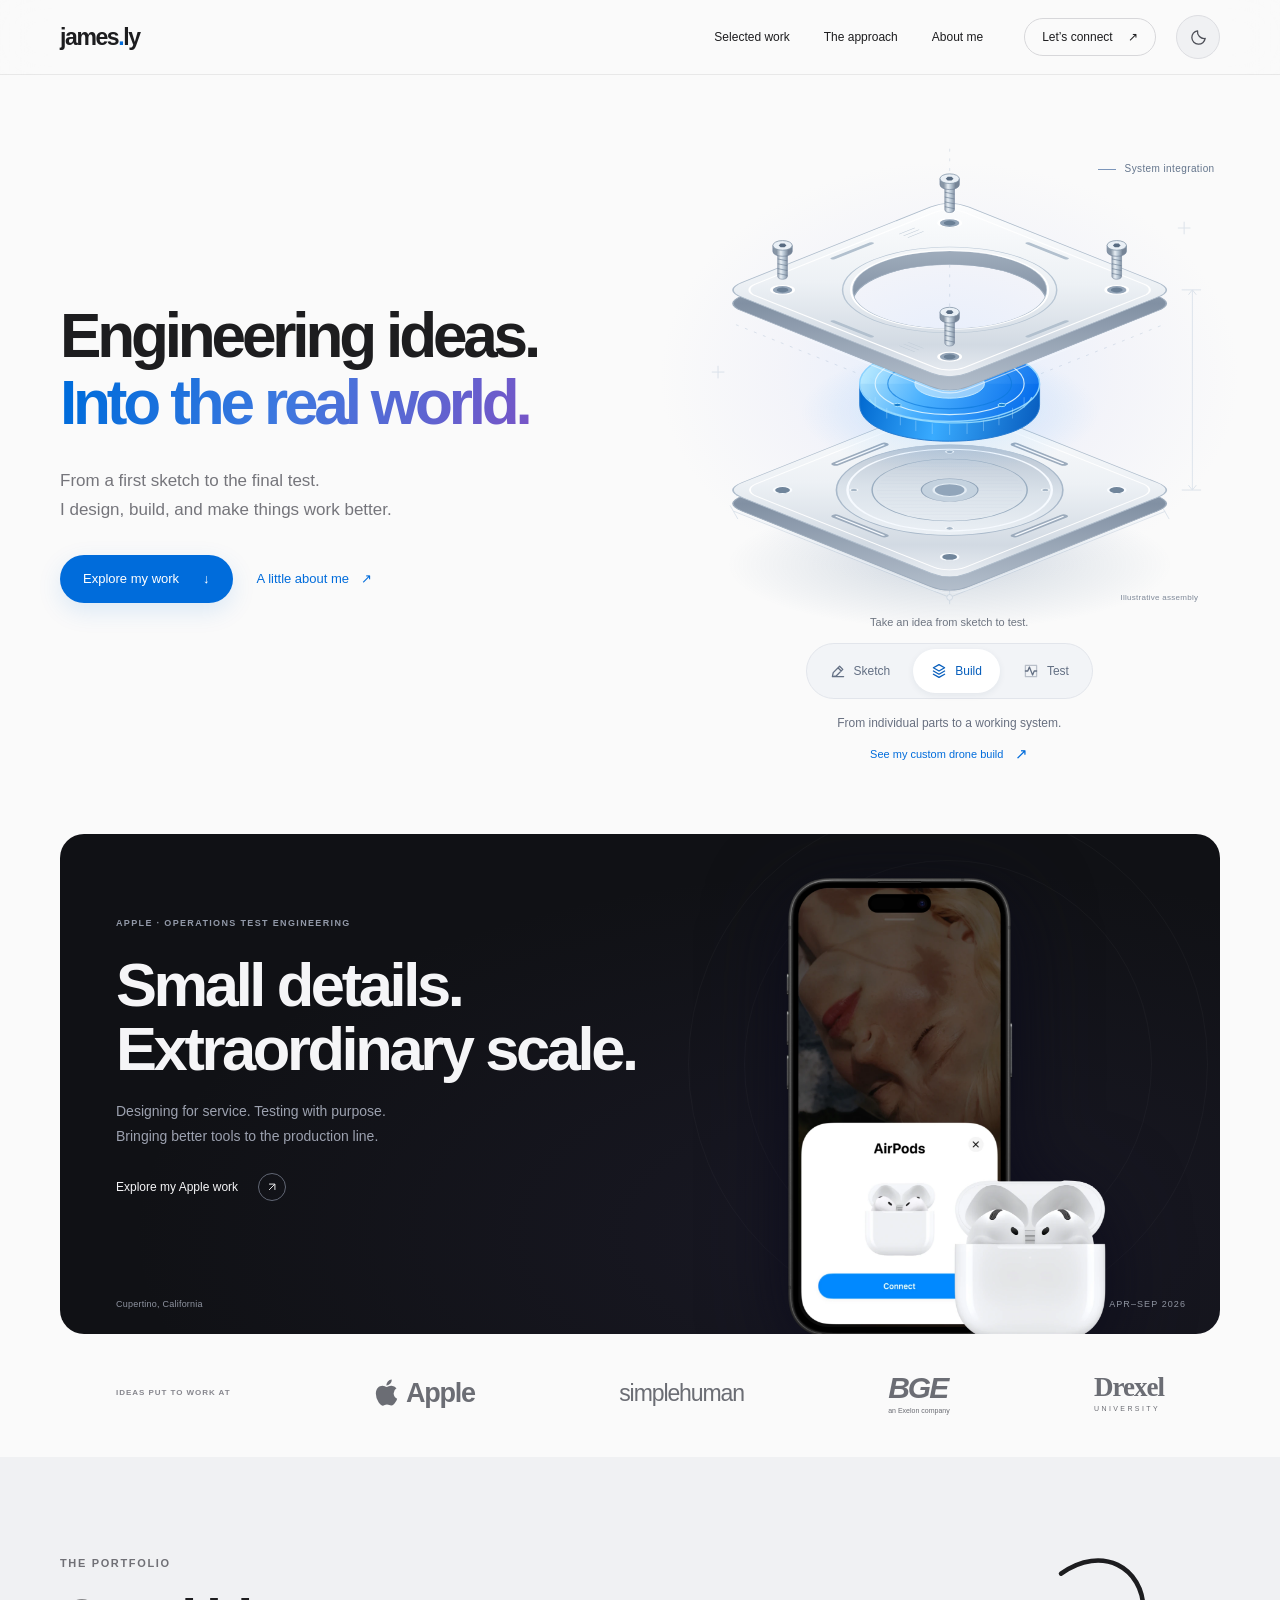
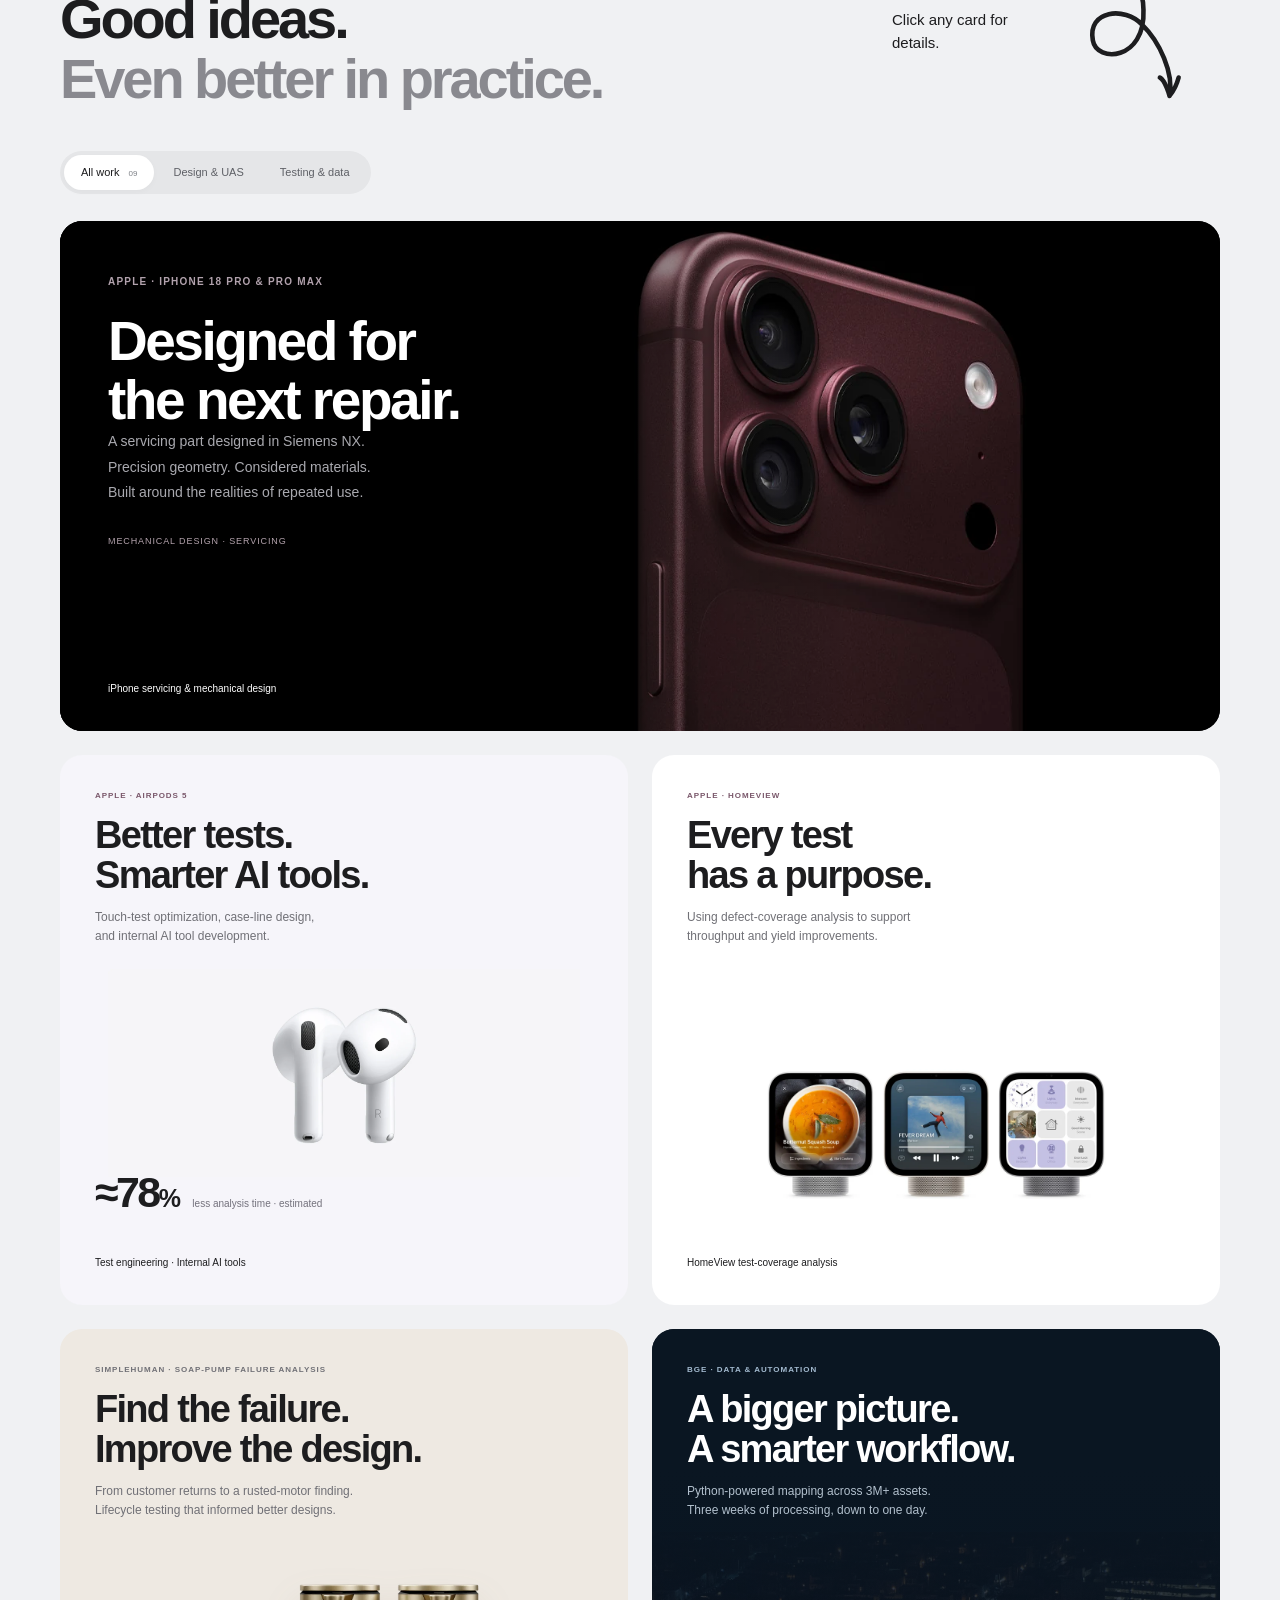
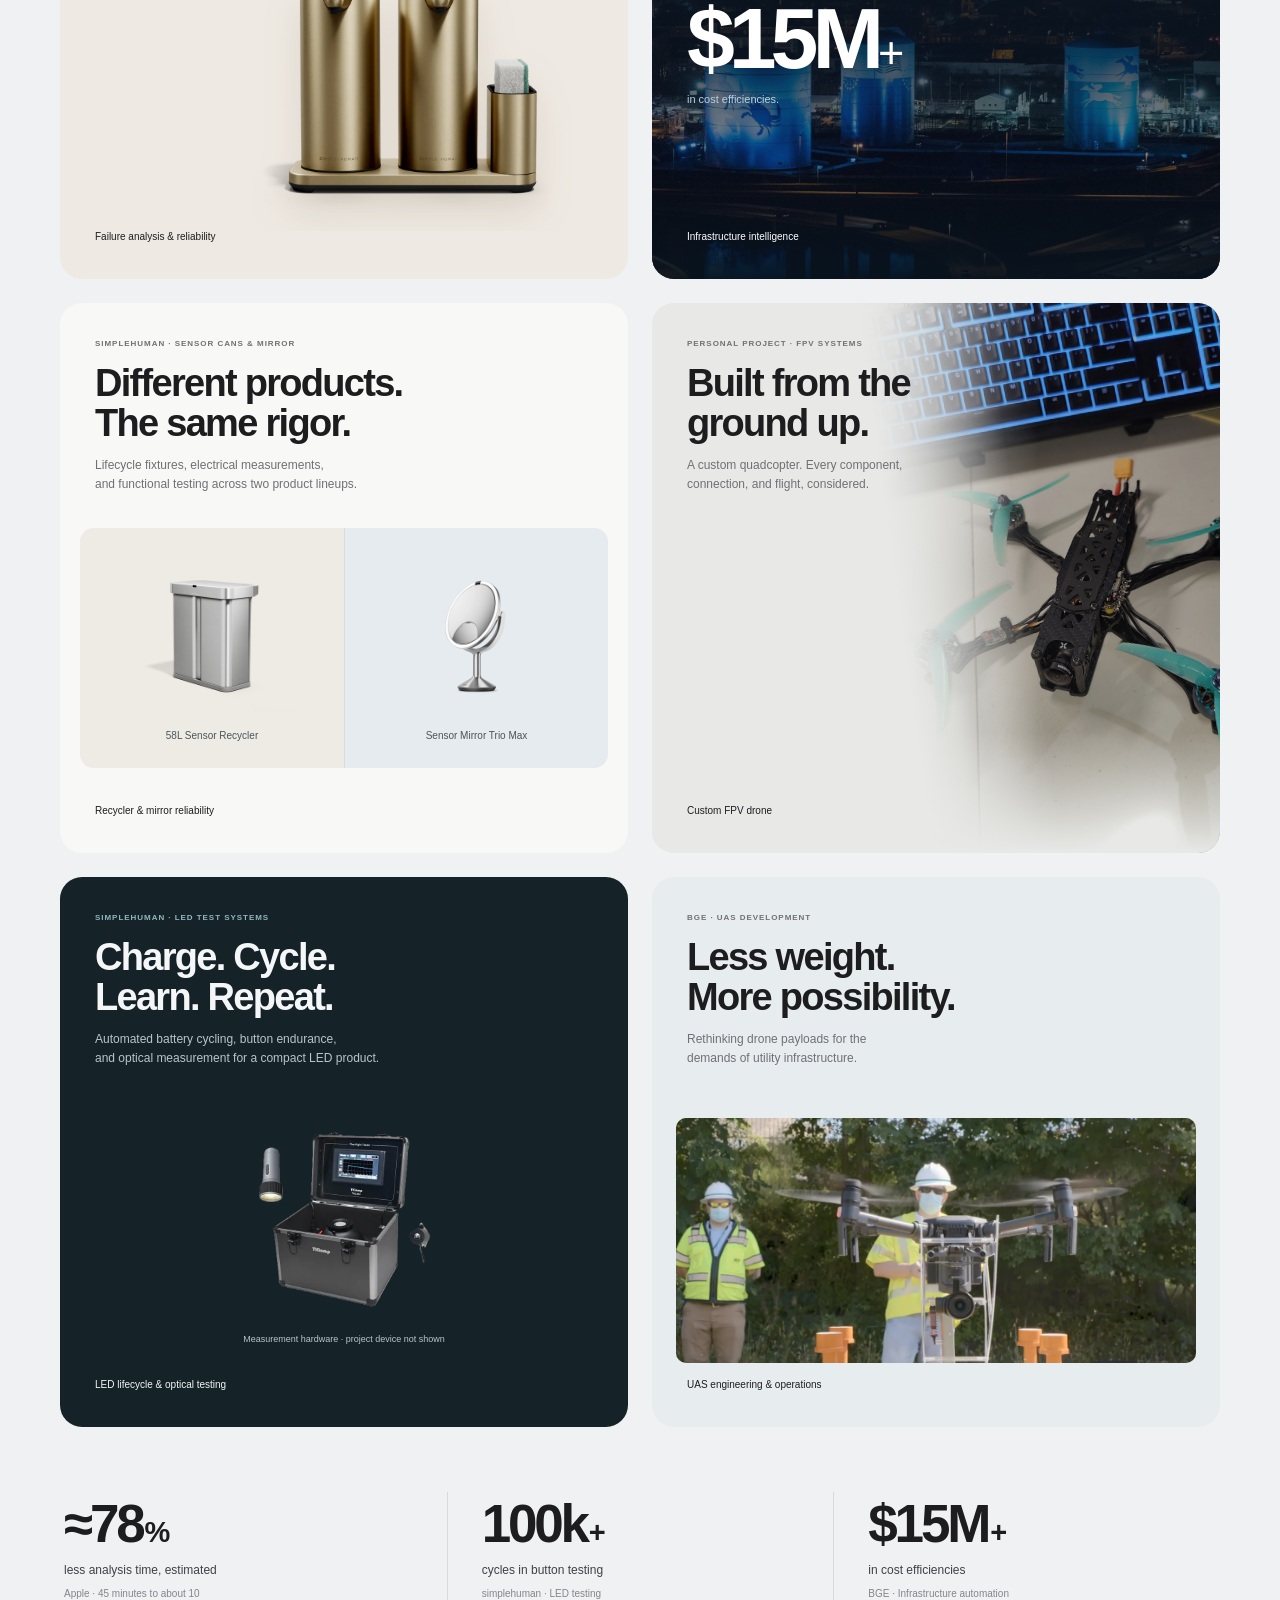
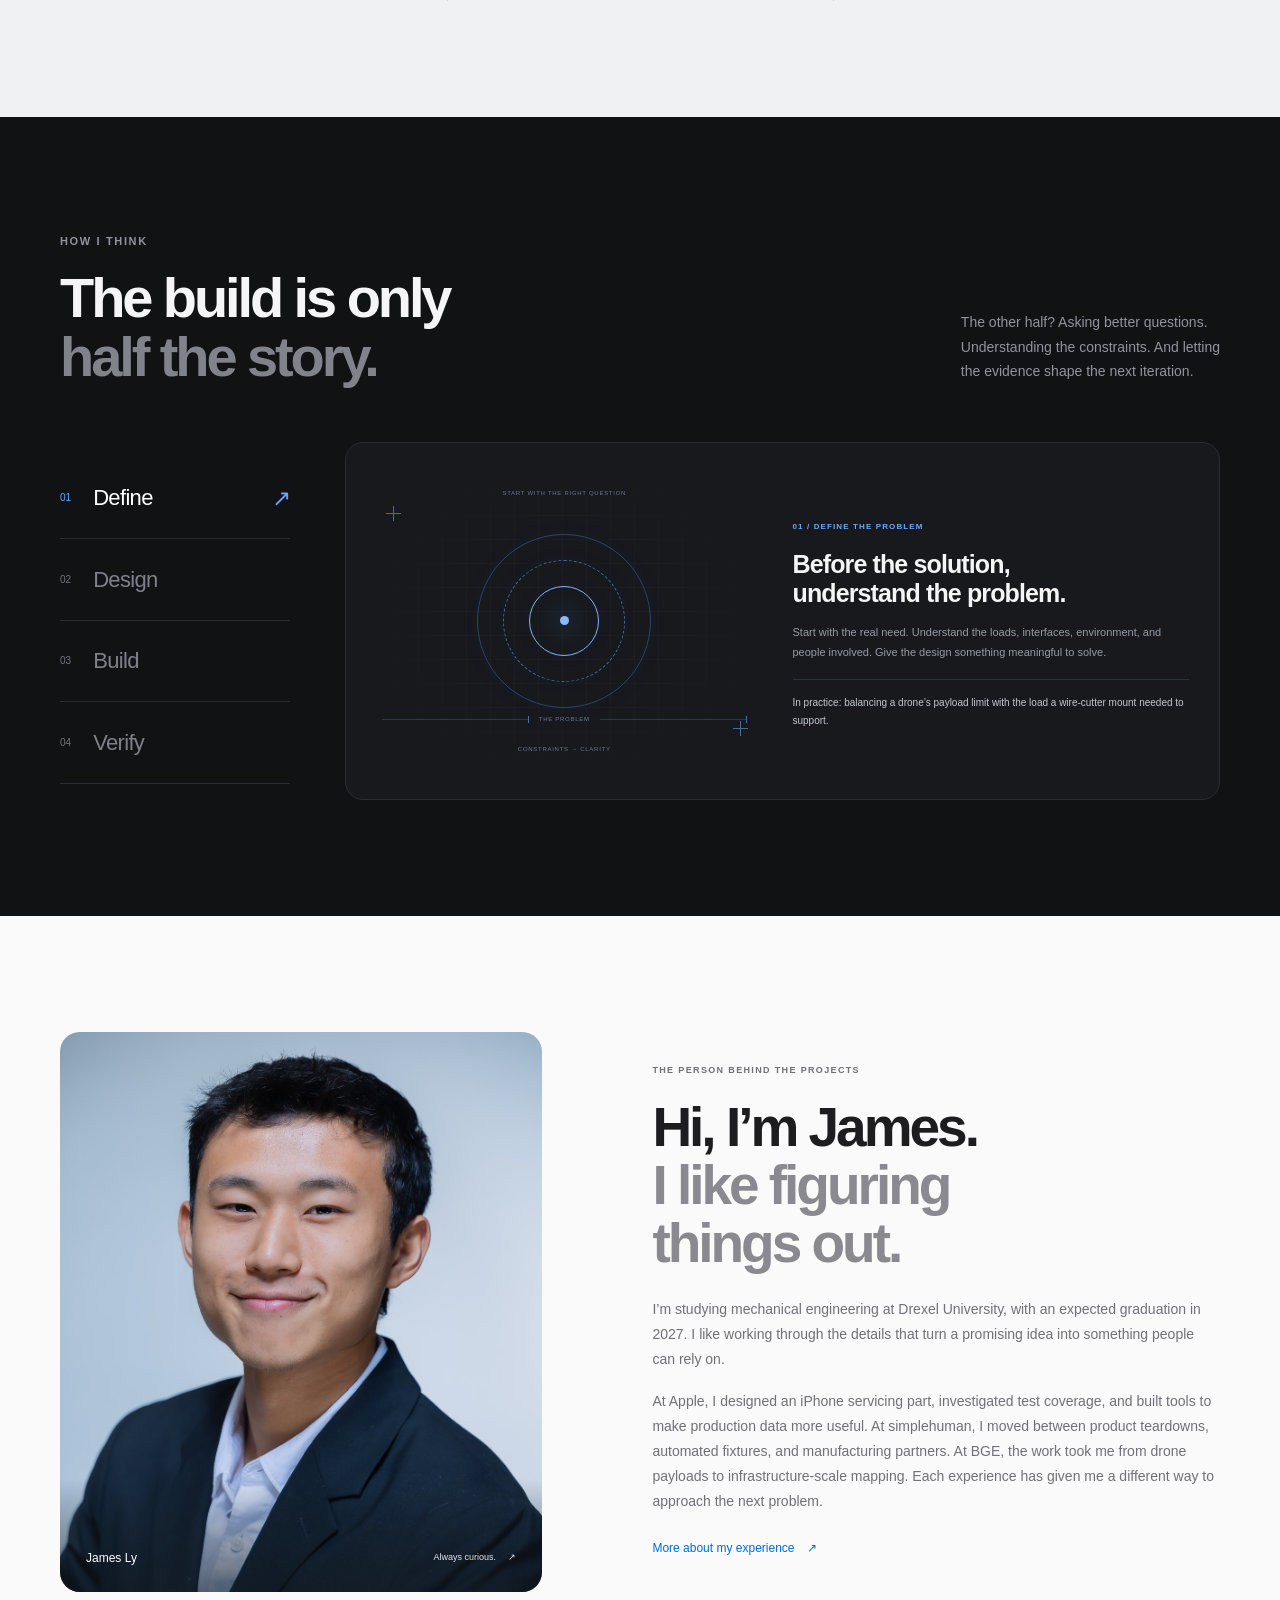
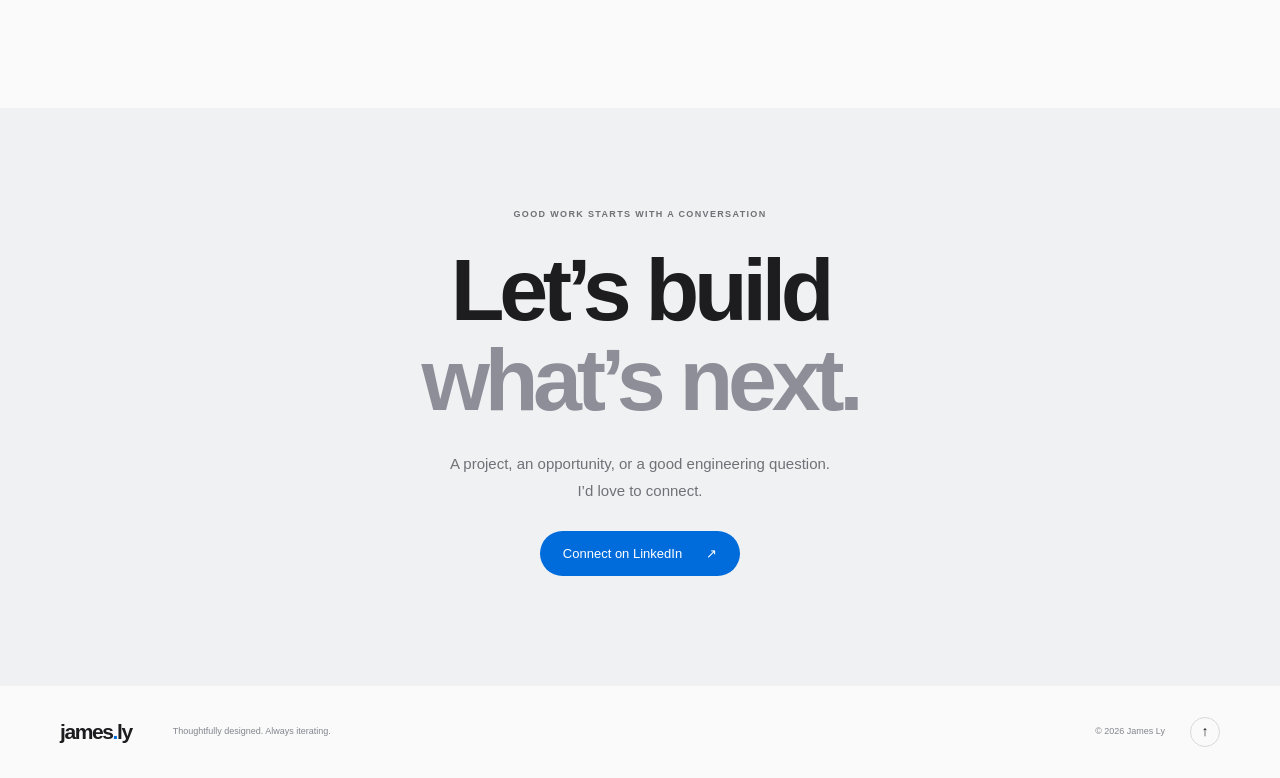
<file: index.html>
<!doctype html>
<html lang="en">
<head>
  <meta charset="utf-8">
  <meta name="viewport" content="width=device-width, initial-scale=1">
  <meta name="theme-color" content="#fafafa">
  <meta name="color-scheme" content="light dark">
  <script src="theme.js?v=20261016-ui"></script>
  <meta name="description" content="James Ly’s engineering portfolio: Apple product servicing and operations test engineering, simplehuman reliability and R&D, custom drones, and BGE infrastructure automation.">
  <meta property="og:title" content="James Ly — Engineering ideas into reality.">
  <meta property="og:description" content="A closer look at the design, testing, and thinking behind the work.">
  <meta property="og:type" content="website">
  <title>James Ly — Engineering Portfolio</title>
  <link rel="icon" href="favicon.svg?v=3" type="image/svg+xml">
  <link rel="stylesheet" href="styles.css?v=20261017-projects">
  <link rel="stylesheet" href="theme.css?v=20261017-projects">
  <link rel="stylesheet" href="hero.css?v=20261018-intro">
  <script src="script.js?v=20261017-projects" defer></script>
  <script src="hero.js?v=20261018-intro" defer></script>
</head>
<body>
  <a class="skip-link" href="#main">Skip to content</a>
  <header class="site-header">
    <div class="nav-shell">
      <a class="brand" href="#top" aria-label="James Ly, home">james<span class="brand-dot">.</span>ly</a>
      <button class="theme-toggle" type="button" aria-label="Dark mode" aria-pressed="false" title="Switch to dark mode"><svg class="theme-icon-moon" viewBox="0 0 24 24" aria-hidden="true"><path d="M20.5 13.2A8.5 8.5 0 0 1 10.8 3.5 8.5 8.5 0 1 0 20.5 13.2Z"/></svg><svg class="theme-icon-sun" viewBox="0 0 24 24" aria-hidden="true"><circle cx="12" cy="12" r="4"/><path d="M12 2v2m0 16v2M2 12h2m16 0h2M5 5l1.5 1.5m11 11L19 19M5 19l1.5-1.5m11-11L19 5"/></svg><span class="sr-only">Dark mode</span></button>
      <button class="menu-toggle" aria-label="Open navigation" aria-expanded="false" aria-controls="primary-nav"><span></span><span></span></button>
      <nav id="primary-nav" aria-label="Primary navigation">
        <a href="#work" data-nav="work">Selected work</a>
        <a href="#approach" data-nav="approach">The approach</a>
        <a href="#about" data-nav="about">About me</a>
        <a class="nav-contact" href="#contact">Let’s connect <span aria-hidden="true">↗</span></a>
      </nav>
    </div>
    <div class="scroll-progress" aria-hidden="true"></div>
  </header>
  <main id="main">
    <section class="hero" id="top" aria-labelledby="hero-title">
      <div class="hero-intro content-width">
        <div class="hero-content">
          <h1 id="hero-title">Engineering ideas.<br><span>Into the real world.</span></h1>
          <p class="hero-description">From a first sketch to the final test.<br>I design, build, and make things work better.</p>
          <div class="hero-actions"><a class="button button-blue" href="#work">Explore my work <span aria-hidden="true">&#8595;</span></a><a class="text-link" href="#about">A little about me <span aria-hidden="true">&#8599;</span></a></div>
        </div>
        <div class="hero-study" data-stage="build">
          <div class="study-canvas" id="hero-study-panel" role="tabpanel" aria-labelledby="study-build">
            <div class="study-grid" aria-hidden="true"></div>
            <div class="study-art" role="img" aria-label="A layered aluminum assembly with a blue core, illustrating how components fit together.">
              <svg xmlns="http://www.w3.org/2000/svg" viewBox="0 0 600 560" fill="none" aria-hidden="true" focusable="false">
                <title id="assembly-art-title">An idea, engineered into an assembly</title>
                <desc id="assembly-art-desc">An illustrative exploded assembly with machined aluminum plates, a translucent blue core, and four precision fasteners.</desc>
                <defs>
                  <linearGradient id="assembly-silver" x1="-140" y1="-150" x2="150" y2="150" gradientUnits="userSpaceOnUse"><stop stop-color="#fff"/><stop offset=".46" stop-color="#edf1f5"/><stop offset=".76" stop-color="#d2dae3"/><stop offset="1" stop-color="#f6f8fb"/></linearGradient>
                  <linearGradient id="assembly-bevel" x1="80" y1="0" x2="520" y2="0" gradientUnits="userSpaceOnUse"><stop stop-color="#a2adbc"/><stop offset=".33" stop-color="#e3e8ee"/><stop offset=".55" stop-color="#b9c4d1"/><stop offset="1" stop-color="#8d9bab"/></linearGradient>
                  <linearGradient id="assembly-edge-metal" x1="-130" y1="-130" x2="130" y2="130" gradientUnits="userSpaceOnUse"><stop stop-color="#b4c0cd"/><stop offset=".5" stop-color="#8190a3"/><stop offset="1" stop-color="#b5c0cd"/></linearGradient>
                  <linearGradient id="assembly-pocket" x1="-80" y1="-100" x2="80" y2="100" gradientUnits="userSpaceOnUse"><stop stop-color="#adbaca"/><stop offset=".5" stop-color="#dae2ea"/><stop offset="1" stop-color="#f1f5f9"/></linearGradient>
                  <linearGradient id="assembly-blue-face" x1="220" y1="244" x2="373" y2="320" gradientUnits="userSpaceOnUse"><stop stop-color="#b9eaff" stop-opacity=".94"/><stop offset=".4" stop-color="#4eb3ff" stop-opacity=".94"/><stop offset="1" stop-color="#0870ee" stop-opacity=".95"/></linearGradient>
                  <linearGradient id="assembly-blue-edge" x1="207" y1="282" x2="393" y2="325" gradientUnits="userSpaceOnUse"><stop stop-color="#0067ce"/><stop offset=".45" stop-color="#39abff"/><stop offset="1" stop-color="#075cbe"/></linearGradient>
                  <linearGradient id="assembly-pin" x1="-6" y1="0" x2="6" y2="0" gradientUnits="userSpaceOnUse"><stop stop-color="#8795a5"/><stop offset=".35" stop-color="#e6edf3"/><stop offset=".6" stop-color="#bbc9d6"/><stop offset="1" stop-color="#768496"/></linearGradient>
                  <radialGradient id="assembly-ground"><stop stop-color="#355b83" stop-opacity=".2"/><stop offset="1" stop-color="#355b83" stop-opacity="0"/></radialGradient>
                  <radialGradient id="assembly-aura"><stop stop-color="#2e9aff" stop-opacity=".2"/><stop offset="1" stop-color="#2e9aff" stop-opacity="0"/></radialGradient>
                  <pattern id="assembly-hatch" width="7" height="7" patternUnits="userSpaceOnUse" patternTransform="rotate(45)"><path d="M0 0V7" stroke="#9caec2" stroke-width=".5" opacity=".3"/></pattern>
                  <path id="assembly-outline" d="M-108-130H108Q130-130 130-108V108Q130 130 108 130H-108Q-130 130-130 108V-108Q-130-130-108-130Z"/>
                  <path id="assembly-ring" fill-rule="evenodd" d="M-108-130H108Q130-130 130-108V108Q130 130 108 130H-108Q-130 130-130 108V-108Q-130-130-108-130ZM79 0A79 79 0 1 1-79 0A79 79 0 1 1 79 0Z"/>
                  <g id="assembly-fastener">
                    <path class="assembly-edge" d="M-5-35H5V-6C5-2-5-2-5-6Z" fill="url(#assembly-pin)" stroke="#74859a" stroke-width=".6"/>
                    <path class="assembly-detail" d="M-5-29L5-27M-5-24L5-22M-5-19L5-17M-5-14L5-12M-5-9L5-7" stroke="#687b91" stroke-width="1" opacity=".65"/>
                    <path class="assembly-edge" d="M-10-38V-32C-10-25 10-25 10-32V-38" fill="url(#assembly-pin)" stroke="#74859a" stroke-width=".7"/>
                    <ellipse class="assembly-surface" cy="-38" rx="10" ry="5" fill="#eaf0f6" stroke="#8395a8" stroke-width=".8"/>
                    <path class="assembly-detail" d="M-4-38l2-2h4l2 2-2 2h-4Z" fill="#586b81"/>
                  </g>
                </defs>

                <ellipse class="assembly-shadow" cx="300" cy="469" rx="230" ry="67" fill="url(#assembly-ground)"/>

                <g class="assembly-guides" stroke="#7d9ab9" stroke-width="1" opacity=".42">
                  <path d="M300 39V503M79 398l442-177M79 221l442 177" stroke-dasharray="3 7"/>
                  <path d="M77 414l223 89 223-89M73 408l8 14M519 408l8 14M300 496v14"/>
                  <path d="M540 185h20M540 392h20M551 185v207M547 190l4-5 4 5M547 387l4 5 4-5"/>
                  <path d="M54 270h13M60.5 263.5v13M536 121h13M542.5 114.5v13"/>
                  <circle cx="300" cy="503" r="3" fill="#f0f6fc"/>
                </g>

                <g class="assembly-base">
                  <g transform="matrix(.9 .36 -.9 .36 300 406)"><use class="assembly-edge" href="#assembly-outline" fill="url(#assembly-edge-metal)" stroke="#9baabb" stroke-width="1.2"/></g>
                  <g transform="matrix(.9 .36 -.9 .36 300 392)">
                    <use class="assembly-surface" href="#assembly-outline" fill="url(#assembly-silver)" stroke="#afbdcc" stroke-width="1.3"/>
                    <rect class="assembly-detail" x="-120" y="-120" width="240" height="240" rx="18" stroke="#fff" stroke-width="1.4"/>
                    <circle class="assembly-surface" r="92" fill="url(#assembly-pocket)" stroke="#a9b9ca" stroke-width="1.3"/>
                    <circle class="assembly-detail" r="83" stroke="#f6faff" stroke-width="2"/>
                    <circle class="assembly-detail" r="63" stroke="#9baec1" stroke-width="1.2"/>
                    <circle class="assembly-surface" r="59" fill="url(#assembly-hatch)"/>
                    <circle class="assembly-detail" r="23" fill="#c4d2df" stroke="#91a4b9"/>
                    <circle class="assembly-detail" r="13" fill="#91a5ba" stroke="#e3ecf4" stroke-width="2"/>
                    <path class="assembly-detail" d="M-103-28v56M103-28v56M-28-103h56M-28 103h56" stroke="#9cabbc" stroke-width="7" stroke-linecap="round"/>
                    <path class="assembly-highlight" d="M-103-27v54M103-27v54M-27-103h54M-27 103h54" stroke="#f8fbff" stroke-width="2" stroke-linecap="round"/>
                    <g class="assembly-detail" fill="#70859b" stroke="#f9fcff" stroke-width="2"><circle cx="-96" cy="-96" r="7"/><circle cx="96" cy="-96" r="7"/><circle cx="96" cy="96" r="7"/><circle cx="-96" cy="96" r="7"/></g>
                    <g class="assembly-detail" fill="#a6b6c6" stroke="#f6f9fc"><circle cx="-55" cy="-55" r="3"/><circle cx="55" cy="-55" r="3"/><circle cx="55" cy="55" r="3"/><circle cx="-55" cy="55" r="3"/></g>
                  </g>
                  <path class="assembly-highlight" d="M83 415l199 80q18 7 36 0l199-80" stroke="#ecf2f8" stroke-width="1.2" opacity=".6"/>
                </g>

                <g class="assembly-core">
                  <ellipse class="assembly-glow" cx="300" cy="311" rx="154" ry="63" fill="url(#assembly-aura)"/>
                  <path class="assembly-edge" d="M207 282v22c0 50 186 50 186 0v-22" fill="url(#assembly-blue-edge)" stroke="#267cd2" stroke-width="1"/>
                  <ellipse class="assembly-surface" cx="300" cy="282" rx="93" ry="39" fill="url(#assembly-blue-face)" stroke="#8cd3ff" stroke-width="1.5"/>
                  <ellipse class="assembly-detail" cx="300" cy="282" rx="77" ry="32" stroke="#e3f7ff" stroke-width="1.2" opacity=".9"/>
                  <ellipse class="assembly-detail" cx="300" cy="282" rx="64" ry="26" stroke="#0b78db" stroke-width="1.2" opacity=".65"/>
                  <ellipse class="assembly-surface" cx="300" cy="282" rx="36" ry="15" fill="#e0f4ff" fill-opacity=".58" stroke="#c3eaff"/>
                  <ellipse class="assembly-detail" cx="300" cy="282" rx="17" ry="7" fill="#147edb" fill-opacity=".5" stroke="#e5f8ff"/>
                  <path class="assembly-detail" d="M223 296v11M235 307v11M249 315v10M265 320v11M282 323v11M300 324v11M318 323v11M335 320v11M351 315v10M365 307v11M377 296v11" stroke="#d0eeff" stroke-width="1" opacity=".34"/>
                  <path class="assembly-highlight" d="M217 298c16 28 148 38 168-2" stroke="#a6e5ff" stroke-width="1.4" opacity=".8"/>
                  <g class="assembly-detail" fill="#157cce" stroke="#a3e0ff" stroke-width="1"><ellipse cx="246" cy="260" rx="4" ry="1.7"/><ellipse cx="354" cy="260" rx="4" ry="1.7"/><ellipse cx="354" cy="304" rx="4" ry="1.7"/><ellipse cx="246" cy="304" rx="4" ry="1.7"/></g>
                </g>

                <g class="assembly-top">
                  <g transform="matrix(.9 .36 -.9 .36 300 199)"><use class="assembly-edge" href="#assembly-ring" fill="url(#assembly-edge-metal)" stroke="#9baabb" stroke-width="1.2"/></g>
                  <g transform="matrix(.9 .36 -.9 .36 300 185)">
                    <use class="assembly-surface" href="#assembly-ring" fill="url(#assembly-silver)" stroke="#aebccb" stroke-width="1.2"/>
                    <rect class="assembly-highlight" x="-120" y="-120" width="240" height="240" rx="17" stroke="#fff" stroke-width="1.7"/>
                    <circle class="assembly-detail" r="87" stroke="#b8c6d4" stroke-width="1.2"/>
                    <circle class="assembly-highlight" r="80" stroke="#fff" stroke-width="1.8"/>
                    <path class="assembly-detail" d="M-112-22v44M112-22v44M-22-112h44M-22 112h44" stroke="#b2c0ce" stroke-width="4" stroke-linecap="round"/>
                    <g class="assembly-detail" fill="#94a5b8" stroke="#fff" stroke-width="2.2"><circle cx="-96" cy="-96" r="9"/><circle cx="96" cy="-96" r="9"/><circle cx="96" cy="96" r="9"/><circle cx="-96" cy="96" r="9"/></g>
                    <g class="assembly-detail" fill="#6a7f95"><circle cx="-96" cy="-96" r="4.8"/><circle cx="96" cy="-96" r="4.8"/><circle cx="96" cy="96" r="4.8"/><circle cx="-96" cy="96" r="4.8"/></g>
                    <path class="assembly-detail" d="M-109-69v18M-104-69v18M-99-69v18M69 109H51M69 104H51M69 99H51" stroke="#c3ced9" stroke-width="1"/>
                  </g>
                  <path class="assembly-highlight" d="M83 208l199 80q18 7 36 0l199-80" stroke="#f5f9fd" stroke-width="1.1" opacity=".64"/>
                </g>

                <g class="assembly-fasteners">
                  <g transform="translate(300 108)"><use href="#assembly-fastener"/></g>
                  <g transform="translate(472.8 177)"><use href="#assembly-fastener"/></g>
                  <g transform="translate(300 246)"><use href="#assembly-fastener"/></g>
                  <g transform="translate(127.2 177)"><use href="#assembly-fastener"/></g>
                </g>

                <g class="assembly-scan" opacity="0" stroke="#187eff">
                  <ellipse cx="300" cy="335" rx="183" ry="74" fill="#338bff" fill-opacity=".045" stroke-width="1.3"/>
                  <ellipse cx="300" cy="335" rx="173" ry="69" stroke-width=".7" stroke-dasharray="3 8"/>
                  <path d="M112 335h18M470 335h18M300 255v15M300 400v15" stroke-width="2"/>
                  <circle cx="473" cy="335" r="4" fill="#187eff" stroke="white" stroke-width="2"/>
                </g>
              </svg>
            </div>
            <span class="study-annotation" aria-hidden="true">System integration</span>
            <span class="study-footnote">Illustrative assembly</span>
          </div>
          <div class="study-caption">
            <p class="study-invitation" id="study-invitation">Take an idea from sketch to test.</p>
            <div class="study-tabs" role="tablist" aria-label="Explore the engineering stages" aria-describedby="study-invitation" hidden>
              <button class="study-tab" type="button" id="study-sketch" role="tab" aria-selected="false" aria-controls="hero-study-panel" tabindex="-1" data-stage="sketch"><svg viewBox="0 0 20 20" aria-hidden="true"><path d="m4 12 8-8 4 4-8 8-5 1 1-5Zm6-6 4 4M3 17h14"/></svg>Sketch</button>
              <button class="study-tab" type="button" id="study-build" role="tab" aria-selected="true" aria-controls="hero-study-panel" tabindex="0" data-stage="build"><svg viewBox="0 0 20 20" aria-hidden="true"><path d="m10 2 7 4-7 4-7-4 7-4Zm-7 8 7 4 7-4M3 14l7 4 7-4"/></svg>Build</button>
              <button class="study-tab" type="button" id="study-test" role="tab" aria-selected="false" aria-controls="hero-study-panel" tabindex="-1" data-stage="test"><svg viewBox="0 0 20 20" aria-hidden="true"><path d="M3 10h3l2-5 4 10 2-5h3"/><path d="M3 3h14v14H3z" stroke-opacity=".4"/></svg>Test</button>
            </div>
            <div class="study-example" aria-live="polite" aria-atomic="true">
              <p>From individual parts to a working system.</p>
              <button class="text-link" type="button" data-project="fpv" aria-haspopup="dialog" aria-controls="project-dialog" hidden><span class="study-link-label">See my custom drone build</span><span aria-hidden="true">&#8599;</span></button>
            </div>
          </div>
        </div>
      </div>
      <div class="hero-showcase apple-showcase content-width">
        <div class="showcase-orbit" aria-hidden="true"></div>
        <div class="showcase-copy">
          <span class="small-label">APPLE · OPERATIONS TEST ENGINEERING</span>
          <h2>Small details.<br>Extraordinary scale.</h2>
          <p>Designing for service. Testing with purpose.<br>Bringing better tools to the production line.</p>
          <a class="showcase-link" href="#apple-work">Explore my Apple work <span class="circle-arrow" aria-hidden="true"><svg viewBox="0 0 24 24" fill="none" stroke="currentColor" stroke-width="1.6"><path d="M7 17 17 7M7 7h10v10"/></svg></span></a>
        </div>
        <img class="hero-product" src="assets/apple-airpods-connection.webp" alt="AirPods 5 and their open charging case beside an iPhone pairing screen, public product imagery from Apple" width="1076" height="1540" fetchpriority="high">
        <div class="showcase-caption"><span>Cupertino, California</span><span class="caption-number">APR–SEP 2026</span></div>
      </div>
      <div class="experience-strip content-width" aria-label="Experience and education"><span class="strip-label">IDEAS PUT TO WORK AT</span><span class="company company-apple"><svg class="apple-mark" viewBox="0 12 14 17" fill="currentColor" aria-hidden="true" focusable="false" xmlns="http://www.w3.org/2000/svg"><path d="m13.0729 17.6825a3.61 3.61 0 0 0 -1.7248 3.0365 3.5132 3.5132 0 0 0 2.1379 3.2223 8.394 8.394 0 0 1 -1.0948 2.2618c-.6816.9812-1.3943 1.9623-2.4787 1.9623s-1.3633-.63-2.613-.63c-1.2187 0-1.6525.6507-2.644.6507s-1.6834-.9089-2.4787-2.0243a9.7842 9.7842 0 0 1 -1.6628-5.2776c0-3.0984 2.014-4.7405 3.9969-4.7405 1.0535 0 1.9314.6919 2.5924.6919.63 0 1.6112-.7333 2.8092-.7333a3.7579 3.7579 0 0 1 3.1604 1.5802zm-3.7284-2.8918a3.5615 3.5615 0 0 0 .8469-2.22 1.5353 1.5353 0 0 0 -.031-.32 3.5686 3.5686 0 0 0 -2.3445 1.2084 3.4629 3.4629 0 0 0 -.8779 2.1585 1.419 1.419 0 0 0 .031.2892 1.19 1.19 0 0 0 .2169.0207 3.0935 3.0935 0 0 0 2.1586-1.1368z"/></svg><span>Apple</span></span><span class="company company-sh">simplehuman</span><span class="company company-bge">BGE<span>an Exelon company</span></span><span class="company company-drexel">Drexel<span>UNIVERSITY</span></span></div>
    </section>
    <section class="work-section section-space" id="work" aria-labelledby="work-title">
      <div class="content-width">
        <div class="section-heading work-heading reveal"><div><p class="eyebrow">THE PORTFOLIO</p><h2 id="work-title">Good ideas.<br><span class="muted">Even better in practice.</span></h2></div>
          <div class="project-note">
            <p>Click any card for details.</p>
            <svg viewBox="0 0 240 140" fill="none" aria-hidden="true" focusable="false"><path d="M15 119C-4 50 47 7 103 27c69 22 48 88 16 82C76 102 89 50 122 36c31-15 80-19 108-2M210 13c13 9 20 21 20 21s-22-2-29 4"/></svg>
          </div>
        </div>
        <div class="work-toolbar"><div class="filter-group" role="group" aria-label="Filter projects"><button class="filter active" data-filter="all" aria-pressed="true">All work <span>09</span></button><button class="filter" data-filter="design" aria-pressed="false">Design & UAS</button><button class="filter" data-filter="testing" aria-pressed="false">Testing & data</button></div></div>
        <p class="sr-only" id="filter-status" role="status" aria-live="polite">Showing all 9 projects</p>
        <div class="project-grid">
          <article class="project-card card-iphone apple-card reveal" id="apple-work" data-category="design">
            <div class="card-copy">
              <p class="card-eyebrow">APPLE · IPHONE 18 PRO & PRO MAX</p>
              <h3>Designed for<br>the next repair.</h3>
              <p>A servicing part designed in Siemens NX.<br>Precision geometry. Considered materials.<br>Built around the realities of repeated use.</p>
              <span class="card-discipline">MECHANICAL DESIGN · SERVICING</span>
            </div>
            <div class="card-image iphone-image"><img src="assets/apple-iphone.webp" alt="Apple iPhone 18 Pro rear enclosure and camera system, public product imagery" width="1440" height="760" loading="lazy"></div>
            <div class="card-bottom"><span>iPhone servicing & mechanical design</span></div>
          <button class="project-trigger" type="button" data-project="iphone" aria-label="Explore Apple iPhone servicing" aria-haspopup="dialog" aria-controls="project-dialog"></button></article>
          <article class="project-card card-airpods apple-card reveal" data-category="testing">
            <div class="card-copy"><p class="card-eyebrow">APPLE · AIRPODS 5</p><h3>Better tests.<br>Smarter AI tools.</h3><p>Touch-test optimization, case-line design,<br> and internal AI tool development.</p></div>
            <div class="card-image airpods-image"><img src="assets/apple-airpods.webp" alt="Apple AirPods 5 earbuds" width="1600" height="705" loading="lazy"></div>
            <div class="apple-card-stat"><strong>≈78<span>%</span></strong><span>less analysis time · estimated</span></div>
            <div class="card-bottom"><span>Test engineering &middot; Internal AI tools</span></div>
          <button class="project-trigger" type="button" data-project="airpods" aria-label="Explore Apple AirPods test engineering and internal AI tools" aria-haspopup="dialog" aria-controls="project-dialog"></button></article>
          <article class="project-card card-homeview apple-card reveal" data-category="testing">
            <div class="card-copy"><p class="card-eyebrow">APPLE · HOMEVIEW</p><h3>Every test<br>has a purpose.</h3><p>Using defect-coverage analysis to support<br>throughput and yield improvements.</p></div>
            <div class="card-image homeview-image"><img src="assets/apple-homeview.webp" alt="Apple HomeView, public product imagery from Apple" width="1260" height="612" loading="lazy"></div>
            <div class="card-bottom"><span>HomeView test-coverage analysis</span></div>
          <button class="project-trigger" type="button" data-project="homeview" aria-label="Explore Apple HomeView analysis" aria-haspopup="dialog" aria-controls="project-dialog"></button></article>
          <article class="project-card card-testing reveal" data-category="testing"><div class="card-copy"><p class="card-eyebrow">SIMPLEHUMAN · SOAP-PUMP FAILURE ANALYSIS</p><h3>Find the failure.<br>Improve the design.</h3><p>From customer returns to a rusted-motor finding.<br> Lifecycle testing that informed better designs.</p></div><div class="card-image product-image"><img src="assets/simplehuman-soap-pumps.webp" alt="Gold simplehuman sensor soap pumps, illustrating the product family investigated" width="600" height="600" loading="lazy"></div><div class="card-bottom"><span>Failure analysis & reliability</span></div><button class="project-trigger" type="button" data-project="simplehuman" aria-label="Explore simplehuman soap-pump reliability" aria-haspopup="dialog" aria-controls="project-dialog"></button></article>
          <article class="project-card card-data reveal" data-category="testing"><img class="data-background" src="assets/bge-lng-tanks.jpg" alt="Blue-lit LNG storage tanks at night, representing BGE’s utility infrastructure" width="1600" height="800" loading="lazy"><div class="card-copy"><p class="card-eyebrow">BGE · DATA & AUTOMATION</p><h3>A bigger picture.<br>A smarter workflow.</h3><p>Python-powered mapping across 3M+ assets.<br> Three weeks of processing, down to one day.</p></div><div class="data-stat" aria-label="Over 15 million dollars in cost efficiencies"><span>$15M<span class="stat-plus">+</span></span><span>in cost efficiencies.</span></div><div class="card-bottom"><span>Infrastructure intelligence</span></div><button class="project-trigger" type="button" data-project="data" aria-label="Explore infrastructure data automation" aria-haspopup="dialog" aria-controls="project-dialog"></button></article>
          <article class="project-card card-home-testing reveal" data-category="testing">
            <div class="card-copy"><p class="card-eyebrow">SIMPLEHUMAN · SENSOR CANS & MIRROR</p><h3>Different products.<br>The same rigor.</h3><p>Lifecycle fixtures, electrical measurements,<br>and functional testing across two product lineups.</p></div>
            <div class="product-pair card-product-pair">
              <figure><img src="assets/simplehuman-sensor-recycler.webp" alt="simplehuman 58L Sensor Recycler, official commercial product image" width="1600" height="1600" loading="lazy"><figcaption>58L Sensor Recycler</figcaption></figure>
              <figure><img src="assets/simplehuman-mirror-trio-max.webp" alt="simplehuman Sensor Mirror Trio Max, official commercial product image" width="1600" height="1600" loading="lazy"><figcaption>Sensor Mirror Trio Max</figcaption></figure>
            </div>
            <div class="card-bottom"><span>Recycler & mirror reliability</span></div>
          <button class="project-trigger" type="button" data-project="simplehuman-home" aria-label="Explore simplehuman recycler and mirror testing" aria-haspopup="dialog" aria-controls="project-dialog"></button></article>
          <article class="project-card card-fpv reveal" data-category="design"><div class="card-copy"><p class="card-eyebrow">PERSONAL PROJECT · FPV SYSTEMS</p><h3>Built from the<br>ground up.</h3><p>A custom quadcopter. Every component,<br>connection, and flight, considered.</p></div><div class="card-image fpv-image"><img src="assets/custom-fpv-drone.jpg" alt="James’s assembled carbon-fiber FPV drone with turquoise propellers" width="1203" height="1600" loading="lazy"></div><div class="card-bottom"><span>Custom FPV drone</span></div><button class="project-trigger" type="button" data-project="fpv" aria-label="Explore custom FPV drone" aria-haspopup="dialog" aria-controls="project-dialog"></button></article>
          <article class="project-card card-led reveal" data-category="testing">
            <div class="card-copy"><p class="card-eyebrow">SIMPLEHUMAN · LED TEST SYSTEMS</p><h3>Charge. Cycle.<br>Learn. Repeat.</h3><p>Automated battery cycling, button endurance,<br>and optical measurement for a compact LED product.</p></div>
            <figure class="led-instrument"><img src="assets/simplehuman-light-tester.webp" alt="Commercial TKlamp light-measurement equipment and generic accessories; the project device is not shown" width="650" height="650" loading="lazy"><figcaption>Measurement hardware · project device not shown</figcaption></figure>
            <div class="card-bottom"><span>LED lifecycle & optical testing</span></div>
          <button class="project-trigger" type="button" data-project="simplehuman-led" aria-label="Explore simplehuman LED testing" aria-haspopup="dialog" aria-controls="project-dialog"></button></article>
          <article class="project-card card-bge reveal" data-category="design"><div class="card-copy"><p class="card-eyebrow">BGE · UAS DEVELOPMENT</p><h3>Less weight.<br>More possibility.</h3><p>Rethinking drone payloads for the<br>demands of utility infrastructure.</p></div><div class="card-image bge-image"><img src="assets/bge-payload-design.webp" alt="BGE utility crew with a drone and mounted payload" width="1347" height="728" loading="lazy"></div><div class="card-bottom"><span>UAS engineering & operations</span></div><button class="project-trigger" type="button" data-project="bge" aria-label="Explore BGE UAS engineering" aria-haspopup="dialog" aria-controls="project-dialog"></button></article>
        </div>
        <div class="results-strip reveal"><div><strong>≈78<span>%</span></strong><p>less analysis time, estimated <span>Apple · 45 minutes to about 10</span></p></div><div><strong>100k<span>+</span></strong><p>cycles in button testing <span>simplehuman · LED testing</span></p></div><div><strong>$15M<span>+</span></strong><p>in cost efficiencies <span>BGE · Infrastructure automation</span></p></div></div>
      </div>
    </section>
    <section class="approach-section section-space" id="approach" aria-labelledby="approach-title">
      <div class="content-width">
        <div class="section-heading reveal"><div><p class="eyebrow">HOW I THINK</p><h2 id="approach-title">The build is only<br><span>half the story.</span></h2></div><p>The other half? Asking better questions.<br>Understanding the constraints. And letting<br>the evidence shape the next iteration.</p></div>
        <div class="process-explorer reveal">
          <div class="process-tabs" role="tablist" aria-label="Explore the engineering process">
            <button class="process-tab active" id="tab-define" role="tab" aria-selected="true" aria-controls="process-panel" data-step="0"><span>01</span> Define <span class="tab-arrow" aria-hidden="true">↗</span></button>
            <button class="process-tab" id="tab-design" role="tab" aria-selected="false" aria-controls="process-panel" tabindex="-1" data-step="1"><span>02</span> Design <span class="tab-arrow" aria-hidden="true">↗</span></button>
            <button class="process-tab" id="tab-build" role="tab" aria-selected="false" aria-controls="process-panel" tabindex="-1" data-step="2"><span>03</span> Build <span class="tab-arrow" aria-hidden="true">↗</span></button>
            <button class="process-tab" id="tab-verify" role="tab" aria-selected="false" aria-controls="process-panel" tabindex="-1" data-step="3"><span>04</span> Verify <span class="tab-arrow" aria-hidden="true">↗</span></button>
          </div>
          <div class="process-panel" id="process-panel" role="tabpanel" aria-labelledby="tab-define" tabindex="0">
            <div class="process-visual" data-stage="0" aria-hidden="true"><div class="blueprint-grid"></div><div class="blueprint-cross cross-one"></div><div class="blueprint-cross cross-two"></div><div class="diagram-ring ring-outer"></div><div class="diagram-ring ring-middle"></div><div class="diagram-ring ring-inner"></div><div class="diagram-core"></div><span class="diagram-label label-top">START WITH THE RIGHT QUESTION</span><span class="diagram-label label-bottom">CONSTRAINTS → CLARITY</span><div class="diagram-dimension"><span></span> THE PROBLEM <span></span></div></div>
            <div class="process-text"><p class="small-label" id="process-label">01 / DEFINE THE PROBLEM</p><h3 id="process-title">Before the solution,<br>understand the problem.</h3><p id="process-description">Start with the real need. Understand the loads, interfaces, environment, and people involved. Give the design something meaningful to solve.</p><p class="process-example" id="process-example">In practice: balancing a drone’s payload limit with the load a wire-cutter mount needed to support.</p></div>
          </div>
        </div>
      </div>
    </section>
    <section class="about-section section-space" id="about" aria-labelledby="about-title"><div class="content-width about-grid"><div class="portrait-wrap reveal"><img src="assets/james-ly-portrait.jpg" alt="Portrait of James Ly" width="1076" height="1600" loading="lazy"><div class="portrait-caption"><span>James Ly</span><span>Always curious. <span aria-hidden="true">↗</span></span></div></div><div class="about-copy reveal"><p class="eyebrow">THE PERSON BEHIND THE PROJECTS</p><h2 id="about-title">Hi, I’m James.<br><span class="muted">I like figuring<br>things out.</span></h2><p>I’m studying mechanical engineering at Drexel University, with an expected graduation in 2027. I like working through the details that turn a promising idea into something people can rely on.</p><p>At Apple, I designed an iPhone servicing part, investigated test coverage, and built tools to make production data more useful. At simplehuman, I moved between product teardowns, automated fixtures, and manufacturing partners. At BGE, the work took me from drone payloads to infrastructure-scale mapping. Each experience has given me a different way to approach the next problem.</p><a class="text-link" href="https://www.linkedin.com/in/james-ly31/" target="_blank" rel="noopener noreferrer">More about my experience <span aria-hidden="true">↗</span><span class="sr-only"> (opens in a new tab)</span></a></div></div></section>
    <section class="contact-section" id="contact" aria-labelledby="contact-title"><div class="content-width reveal"><p class="eyebrow">GOOD WORK STARTS WITH A CONVERSATION</p><h2 id="contact-title">Let’s build<br><span>what’s next.</span></h2><p>A project, an opportunity, or a good engineering question.<br>I’d love to connect.</p><a class="button button-blue" href="https://www.linkedin.com/in/james-ly31/" target="_blank" rel="noopener noreferrer">Connect on LinkedIn <span aria-hidden="true">↗</span><span class="sr-only"> (opens in a new tab)</span></a></div></section>
  </main>
  <footer class="site-footer content-width"><a class="brand" href="#top">james<span class="brand-dot">.</span>ly</a><span>Thoughtfully designed. Always iterating.</span><span>© <span id="year">2026</span> James Ly</span><a class="back-top" href="#top" aria-label="Back to top">↑</a></footer>
  <dialog class="project-dialog" id="project-dialog" aria-labelledby="dialog-title"><button class="dialog-close" aria-label="Close project details" autofocus><svg viewBox="0 0 24 24" aria-hidden="true"><path d="m6 6 12 12M6 18 18 6"/></svg></button><div class="dialog-content" id="dialog-content"></div></dialog>
</body>
</html>
</file>
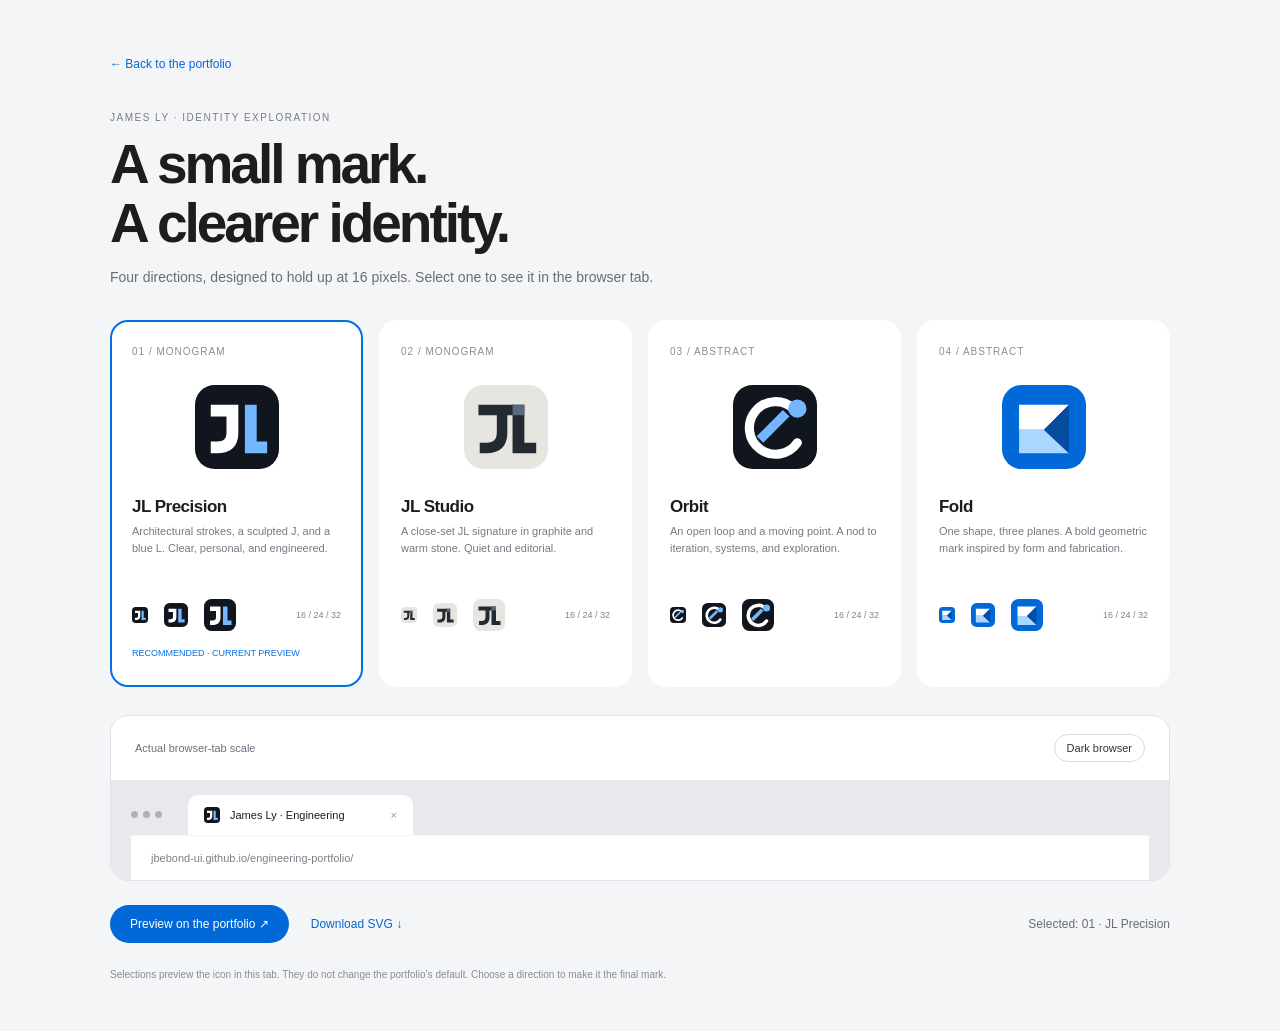
<file: favicon-options.html>
<!doctype html>
<html lang="en">
<head>
  <meta charset="utf-8">
  <meta name="viewport" content="width=device-width,initial-scale=1">
  <meta name="robots" content="noindex">
  <title>Icon directions · James Ly</title>
  <link rel="icon" href="assets/icons/jl-precision.svg" type="image/svg+xml">
  <style>
    * { box-sizing: border-box; }
    body { margin: 0; background: #f4f5f7; color: #1d1d1f; font-family: -apple-system,BlinkMacSystemFont,"Segoe UI",Arial,sans-serif; }
    main { max-width: 1120px; padding: 54px 30px 38px; margin: auto; }
    a { color: #0068d7; text-decoration: none; }
    .back { font-size: 12px; }
    .eyebrow { color: #787d86; font-size: 10px; letter-spacing: .15em; margin-top: 40px; }
    h1 { font-size: clamp(34px,5vw,55px); letter-spacing: -.055em; margin: 12px 0; line-height: 1.08; }
    .intro { color: #686d77; line-height: 1.7; font-size: 14px; margin: 0 0 30px; }
    .options { display: grid; grid-template-columns: repeat(4,1fr); gap: 16px; }
    .option { font: inherit; text-align: left; padding: 24px 20px; background: white; border: 2px solid transparent; border-radius: 18px; cursor: pointer; color: inherit; transition: border-color .2s,box-shadow .2s; }
    .option:hover { box-shadow: 0 8px 22px #00000008; }
    .option[aria-pressed="true"] { border-color: #0071e3; }
    button:focus-visible,a:focus-visible { outline: 3px solid #0071e3; outline-offset: 4px; }
    .number { color: #8a8e95; font-size: 10px; letter-spacing: .1em; display: block; }
    .large { width: 84px; height: 84px; display: block; margin: 28px auto; }
    h2 { font-size: 17px; letter-spacing: -.03em; margin: 0 0 6px; }
    .description { font-size: 11px; line-height: 1.6; color: #747a85; min-height: 54px; margin: 0; }
    .sizes { display: flex; align-items: center; gap: 16px; margin-top: 22px; height: 32px; }
    .sizes span { font-size: 9px; color: #7b8089; margin-left: auto; }
    .sizes img { display: block; flex-shrink: 0; }
    .recommend { font-size: 9px; color: #0071e3; margin-top: 17px; display: block; height: 13px; }
    .preview { margin-top: 28px; border: 1px solid #e1e3e8; border-radius: 18px; overflow: hidden; background: #fff; }
    .preview-head { display: flex; justify-content: space-between; align-items: center; padding: 18px 24px; font-size: 11px; color: #6b707c; }
    .theme { font: inherit; cursor: pointer; border: 1px solid #d8dbe1; border-radius: 20px; background: #fff; color: #31353d; padding: 7px 12px; }
    .browser { background: #e8e9ed; padding: 15px 20px 0; }
    .browser.dark { background: #1c1d20; }
    .browser-bar { display: flex; gap: 10px; align-items: center; }
    .dots { display: flex; gap: 5px; margin-right: 16px; }
    .dots i { width: 7px; height: 7px; border-radius: 50%; background: #aeb1b9; }
    .tab { width: 225px; padding: 12px 16px; border-radius: 10px 10px 0 0; background: #fff; display: flex; gap: 10px; align-items: center; font-size: 11px; }
    .tab img { width: 16px; height: 16px; }
    .tab span:last-child { color: #9397a0; margin-left: auto; }
    .dark .tab { background: #34363b; color: #f4f5f7; }
    .address { background: white; padding: 16px 20px; font-size: 11px; color: #7b8089; border-top: 1px solid #f4f5f7; }
    .dark .address { background: #34363b; color: #bbc0ca; border-color: #34363b; }
    .actions { display: flex; gap: 22px; align-items: center; flex-wrap: wrap; margin-top: 24px; }
    .primary { display: inline-block; background: #0068d7; color: #fff; padding: 12px 20px; border-radius: 25px; font-size: 12px; }
    .download { font-size: 12px; }
    #selection { color: #686d77; font-size: 12px; margin-left: auto; }
    .note { color: #878c96; font-size: 10px; margin-top: 23px; line-height: 1.7; }
    @media(max-width:800px) { .options { grid-template-columns:repeat(2,1fr); } }
    @media(max-width:480px) { main { padding:30px 18px; } .option { padding:18px 14px; } .large { width:68px;height:68px;margin:23px auto; } h2{font-size:15px}.description{font-size:10px;min-height:65px}.sizes{gap:10px}.sizes span{font-size:8px}.sizes img:last-of-type{display:none}.preview-head{padding:16px}.browser{padding-inline:10px}.dots{display:none}#selection{margin-left:0;width:100%}.eyebrow{margin-top:30px}.intro{font-size:12px} }
    @media(prefers-reduced-motion:reduce) { * { transition:none!important; } }
  </style>
</head>
<body>
  <main>
    <a class="back" href="index.html">← Back to the portfolio</a>
    <p class="eyebrow">JAMES LY · IDENTITY EXPLORATION</p>
    <h1>A small mark.<br>A clearer identity.</h1>
    <p class="intro">Four directions, designed to hold up at 16 pixels. Select one to see it in the browser tab.</p>
    <div class="options" role="group" aria-label="Choose a favicon direction">
      <button class="option" data-icon="precision" aria-pressed="true"><span class="number">01 / MONOGRAM</span><img class="large" src="assets/icons/jl-precision.svg" alt="White J and pale blue L on a dark rounded square"><h2>JL Precision</h2><p class="description">Architectural strokes, a sculpted J, and a blue L. Clear, personal, and engineered.</p><div class="sizes"><img src="assets/icons/jl-precision.svg" width="16" height="16" alt="16 pixel preview"><img src="assets/icons/jl-precision.svg" width="24" height="24" alt="24 pixel preview"><img src="assets/icons/jl-precision.svg" width="32" height="32" alt="32 pixel preview"><span>16 / 24 / 32</span></div><span class="recommend">RECOMMENDED · CURRENT PREVIEW</span></button>
      <button class="option" data-icon="ligature" aria-pressed="false"><span class="number">02 / MONOGRAM</span><img class="large" src="assets/icons/jl-ligature.svg" alt="Dark JL letterforms on a warm stone rounded square"><h2>JL Studio</h2><p class="description">A close-set JL signature in graphite and warm stone. Quiet and editorial.</p><div class="sizes"><img src="assets/icons/jl-ligature.svg" width="16" height="16" alt="16 pixel preview"><img src="assets/icons/jl-ligature.svg" width="24" height="24" alt="24 pixel preview"><img src="assets/icons/jl-ligature.svg" width="32" height="32" alt="32 pixel preview"><span>16 / 24 / 32</span></div><span class="recommend"></span></button>
      <button class="option" data-icon="orbit" aria-pressed="false"><span class="number">03 / ABSTRACT</span><img class="large" src="assets/icons/orbit.svg" alt="White open orbit with a blue diagonal and blue node"><h2>Orbit</h2><p class="description">An open loop and a moving point. A nod to iteration, systems, and exploration.</p><div class="sizes"><img src="assets/icons/orbit.svg" width="16" height="16" alt="16 pixel preview"><img src="assets/icons/orbit.svg" width="24" height="24" alt="24 pixel preview"><img src="assets/icons/orbit.svg" width="32" height="32" alt="32 pixel preview"><span>16 / 24 / 32</span></div><span class="recommend"></span></button>
      <button class="option" data-icon="fold" aria-pressed="false"><span class="number">04 / ABSTRACT</span><img class="large" src="assets/icons/fold.svg" alt="Angular white and ice-blue folded ribbon on blue"><h2>Fold</h2><p class="description">One shape, three planes. A bold geometric mark inspired by form and fabrication.</p><div class="sizes"><img src="assets/icons/fold.svg" width="16" height="16" alt="16 pixel preview"><img src="assets/icons/fold.svg" width="24" height="24" alt="24 pixel preview"><img src="assets/icons/fold.svg" width="32" height="32" alt="32 pixel preview"><span>16 / 24 / 32</span></div><span class="recommend"></span></button>
    </div>
    <div class="preview"><div class="preview-head"><span>Actual browser-tab scale</span><button class="theme" aria-pressed="false">Dark browser</button></div><div class="browser"><div class="browser-bar"><div class="dots" aria-hidden="true"><i></i><i></i><i></i></div><div class="tab"><img id="tab-icon" src="assets/icons/jl-precision.svg" alt="Selected favicon"><span>James Ly · Engineering</span><span aria-hidden="true">×</span></div></div><div class="address">jbebond-ui.github.io/engineering-portfolio/</div></div></div>
    <div class="actions"><a class="primary" id="portfolio-preview" href="index.html?icon=precision">Preview on the portfolio ↗</a><a class="download" id="icon-download" href="assets/icons/jl-precision.svg" download="james-ly-favicon.svg">Download SVG ↓</a><span id="selection" role="status" aria-live="polite">Selected: 01 · JL Precision</span></div>
    <p class="note">Selections preview the icon in this tab. They do not change the portfolio’s default. Choose a direction to make it the final mark.</p>
  </main>
  <script>
    const icons = { precision:'jl-precision',ligature:'jl-ligature',orbit:'orbit',fold:'fold' };
    document.querySelectorAll('.option').forEach((button,index) => button.addEventListener('click',() => {
      document.querySelectorAll('.option').forEach(option => option.setAttribute('aria-pressed',String(option===button)));
      const path='assets/icons/'+icons[button.dataset.icon]+'.svg';
      document.querySelector('link[rel="icon"]').href=path;
      document.getElementById('tab-icon').src=path;
      document.getElementById('icon-download').href=path;
      document.getElementById('portfolio-preview').href='index.html?icon='+button.dataset.icon;
      document.getElementById('selection').textContent='Selected: 0'+(index+1)+' · '+button.querySelector('h2').textContent;
    }));
    document.querySelector('.theme').addEventListener('click',event => {
      const dark=document.querySelector('.browser').classList.toggle('dark');
      event.currentTarget.setAttribute('aria-pressed',String(dark));
      event.currentTarget.textContent=dark?'Light browser':'Dark browser';
    });
  </script>
</body>
</html>
</file>
<file: styles.css>
@charset "UTF-8";
:root{--ink:#1d1d1f;--muted:#707076;--blue:#006cdb;--paper:#fafafa;--gray:#f0f1f3;--max:1160px;--ease:cubic-bezier(.22,1,.36,1)}
*,*::before,*::after{box-sizing:border-box}html{scroll-behavior:smooth;scroll-padding-top:88px}body{margin:0;background:var(--paper);color:var(--ink);font-family:-apple-system,BlinkMacSystemFont,"Segoe UI",Helvetica,Arial,sans-serif;-webkit-font-smoothing:antialiased;line-height:1.5}body.dialog-open{overflow:hidden}button,a{-webkit-tap-highlight-color:transparent;touch-action:manipulation}a{color:inherit;text-decoration:none}button{font:inherit;color:inherit;cursor:pointer;border:0}img{display:block;max-width:100%}h1,h2,h3,p{margin:0}h1,h2,h3{font-weight:650;letter-spacing:-.055em;line-height:1.06}p{color:var(--muted)}button:focus-visible,a:focus-visible,[tabindex="0"]:focus-visible{outline:3px solid #287de1;outline-offset:5px}.content-width{width:min(var(--max),calc(100% - 96px));margin-inline:auto}.section-space{padding-block:116px}.eyebrow{font-size:11px;font-weight:650;letter-spacing:.15em;line-height:1.5}.muted{color:#89898f}.small-label{font-size:10px;letter-spacing:.14em;font-weight:650}.sr-only{position:absolute;width:1px;height:1px;padding:0;overflow:hidden;clip:rect(0,0,0,0);white-space:nowrap;border:0}.skip-link{position:fixed;left:16px;top:-80px;background:var(--ink);color:#fff;border-radius:8px;padding:12px 20px;z-index:100}.skip-link:focus{top:14px}
/* Quiet navigation, with a reading-progress indicator. */
.site-header{position:sticky;top:0;z-index:30;background:rgba(250,250,250,.84);backdrop-filter:blur(22px);-webkit-backdrop-filter:blur(22px);border-bottom:1px solid rgba(0,0,0,.07)}.nav-shell{width:min(var(--max),calc(100% - 96px));height:74px;margin:auto;display:flex;align-items:center;justify-content:space-between}.brand{font-size:23px;font-weight:700;letter-spacing:-1.4px;white-space:nowrap}.brand-dot{color:var(--blue)}nav{display:flex;align-items:center;gap:34px;font-size:12px;font-weight:500}nav a{transition:color .2s}nav a:hover,nav a[aria-current="location"]{color:var(--blue)}.nav-contact{border:1px solid #d7d7da;padding:9px 17px;border-radius:50px;margin-left:7px}.nav-contact span{margin-left:12px}.scroll-progress{height:2px;position:absolute;bottom:-1px;left:0;width:100%;background:var(--blue);transform:scaleX(0);transform-origin:left}.menu-toggle{display:none}
/* Introduction and original-source product imagery. */
.hero{overflow:hidden}.hero-content{text-align:center;padding:72px 24px 60px}.hero-eyebrow{display:flex;align-items:center;justify-content:center;gap:8px;letter-spacing:.11em;text-transform:uppercase;color:#535359;margin-bottom:24px}.blue-dot{width:6px;height:6px;border-radius:50%;background:#0077ed;box-shadow:0 0 0 4px #0077ed0a}h1{font-size:clamp(56px,6.6vw,88px);letter-spacing:-.067em;line-height:1.045}h1>span{background:linear-gradient(115deg,#6b6b73 10%,#91919a 60%,#676771);background-clip:text;-webkit-background-clip:text;color:transparent}.hero-description{font-size:18px;line-height:1.55;margin-top:25px;color:#75757b}.hero-actions{display:flex;align-items:center;justify-content:center;gap:27px;margin-top:28px}.button{display:inline-flex;align-items:center;justify-content:center;gap:24px;padding:13px 23px;border-radius:40px;font-size:13px;font-weight:500;transition:background .2s,transform .25s}.button:hover{transform:translateY(-2px)}.button-blue{color:white;background:var(--blue)}.button-blue:hover{background:#0059b9}.text-link{font-size:13px;font-weight:500;color:var(--blue);display:inline-flex;align-items:center;gap:12px}.text-link:hover{color:#004eaa;text-decoration:underline;text-underline-offset:5px}
.hero-showcase{position:relative;background:#0b0e13;min-height:460px;border-radius:24px;overflow:hidden;isolation:isolate;color:#f5f5f7}.hero-showcase::after{content:"";position:absolute;inset:0;background:radial-gradient(ellipse at 76% 82%,#354f7b35,transparent 60%);z-index:-1}.showcase-copy{position:relative;z-index:2;padding:59px 56px;width:49%}.showcase-copy .small-label{color:#9299a8;font-size:9px;letter-spacing:.15em}.showcase-copy h2{font-size:58px;letter-spacing:-.055em;line-height:1.04;margin-top:20px}.showcase-copy p{color:#9ca1af;font-size:14px;line-height:1.6;margin-top:18px}.showcase-link{display:inline-flex;align-items:center;gap:20px;margin-top:24px;padding:0;background:transparent;color:#f5f5f7;font-size:12px}.circle-arrow{display:grid;place-items:center;width:28px;height:28px;border:1px solid #626775;border-radius:50%;font-size:15px;transition:background .2s}.showcase-link:hover .circle-arrow{background:#fff;color:#101115}.hero-product{position:absolute;width:67%;height:100%;object-fit:contain;right:-4%;top:6%;z-index:1;filter:drop-shadow(0 18px 40px #0b0b1b);transform:translate3d(0,var(--hero-shift,0px),0);will-change:transform}.showcase-orbit{width:520px;height:520px;border-radius:50%;border:1px solid #ffffff08;position:absolute;right:1%;top:-6%}.showcase-orbit::after{content:"";position:absolute;inset:55px;border:1px solid #ffffff08;border-radius:50%}.showcase-caption{position:absolute;bottom:22px;left:56px;right:34px;display:flex;align-items:center;gap:7px;color:#8f94a1;font-size:9px;letter-spacing:.025em;z-index:3}.caption-dot{width:4px;height:4px;border-radius:50%;background:#808c9e}.caption-number{margin-left:auto;letter-spacing:.12em}.experience-strip{display:flex;align-items:center;justify-content:space-between;padding:39px 56px 43px;gap:30px}.strip-label{font-size:8px;letter-spacing:.12em;color:#86868d;font-weight:600}.company{color:#6b6d74;line-height:1;display:flex;flex-direction:column}.company-bge{font-size:30px;font-style:italic;font-weight:800;letter-spacing:-2px}.company-bge span{font-size:7px;font-weight:400;letter-spacing:0;margin-top:4px;font-style:normal}.company-sh{font-size:23px;font-weight:400;letter-spacing:-1.1px}.company-drexel{font-family:Georgia,serif;font-weight:700;font-size:27px;letter-spacing:-1px}.company-drexel span{font-family:Arial,sans-serif;font-size:7px;letter-spacing:2.4px;font-weight:400;margin-top:4px}
/* Filterable case studies. */
.work-section{background:var(--gray);padding-top:98px}.section-heading{display:flex;align-items:flex-end;justify-content:space-between;gap:40px;margin-bottom:43px}.section-heading .eyebrow{margin-bottom:18px}h2{font-size:clamp(36px,4.4vw,56px)}.section-heading>p{font-size:14px;line-height:1.75;padding-bottom:3px;max-width:350px}.work-toolbar{display:flex;align-items:center;justify-content:space-between;gap:20px;margin-bottom:27px}.filter-group{padding:4px;display:flex;gap:2px;background:#e5e6e8;border-radius:40px}.filter{padding:9px 17px;font-size:11px;background:transparent;border-radius:30px;color:#5e6066;transition:background .2s,color .2s,box-shadow .2s;white-space:nowrap}.filter.active{background:#fff;color:#1d1d1f;box-shadow:0 2px 6px #00000007}.filter span{font-size:8px;color:#7e8087;margin-left:6px}.project-grid{display:grid;grid-template-columns:1fr 1fr;gap:24px}.project-card{position:relative;min-height:550px;background:#fff;border-radius:22px;overflow:hidden;isolation:isolate;transition:transform .55s var(--ease),box-shadow .55s var(--ease)}.project-card:hover{transform:translateY(-5px);box-shadow:0 15px 35px #10131c09}.project-card[hidden]{display:none}.card-copy{position:relative;z-index:2;padding:35px 35px 0}.card-eyebrow{font-size:8px;font-weight:600;letter-spacing:.12em;margin-bottom:13px}.card-copy h3{font-size:38px;letter-spacing:-.045em;line-height:1.07}.card-copy>p:last-child{font-size:12px;line-height:1.6;margin-top:12px}.card-image{position:absolute;left:0;right:0;top:230px;bottom:61px;overflow:hidden}.card-image img{width:100%;height:100%;object-fit:cover;transition:transform .8s var(--ease)}.project-card:hover .card-image img{transform:scale(1.035)}.card-bottom{position:absolute;bottom:0;left:0;right:0;z-index:3;display:flex;align-items:center;justify-content:space-between;padding:16px 24px 20px 35px;gap:15px}.card-bottom>span{font-size:10px;font-weight:500}.project-open{width:36px;height:36px;border-radius:50%;background:#1d1d1f;color:white;display:grid;place-items:center;transition:background .2s,transform .2s;flex-shrink:0}.project-open span{font-size:23px;font-weight:300;line-height:1}.project-open:hover{background:var(--blue);transform:rotate(90deg)}.card-fpv{background:#e8e9e7}.fpv-image{top:0;bottom:0;left:43%;right:-8%;z-index:-1;transform:rotate(-8deg);overflow:visible}.fpv-image img{object-position:52% 71%;height:120%;position:absolute;top:-8%;filter:brightness(.9);mask-image:linear-gradient(to right,transparent,#000 35%);-webkit-mask-image:linear-gradient(to right,transparent,#000 35%)}.card-fpv::after{content:"";position:absolute;inset:0;z-index:-1;background:linear-gradient(90deg,#e8e9e7 0%,#e8e9e7e8 36%,#e8e9e700 68%),linear-gradient(0deg,#e8e9e7 0%,transparent 22%)}.card-fpv .card-copy{width:90%}.card-fpv .card-copy h3{max-width:290px}.card-fpv .card-copy>p:last-child{max-width:245px}.card-bge{background:#e7edef}.bge-image{top:241px;bottom:64px;margin:0 24px;border-radius:10px}.bge-image img{object-position:50% 52%}.card-testing{background:#eee9e2}.product-image{top:185px;bottom:48px;left:21%;right:-3%}.product-image img{object-fit:contain;filter:drop-shadow(0 20px 18px #7c694723)}.card-testing .card-copy{z-index:3}.card-data{background:#08131e;color:white}.data-background{position:absolute;inset:auto 0 0;width:100%;height:63%;object-fit:cover;opacity:.6;z-index:-2;transition:transform .8s var(--ease)}.card-data::before{content:"";position:absolute;inset:0;z-index:-1;background:linear-gradient(180deg,#0a1622 25%,#0a1622a8 55%,#0a16221f 78%,#08131ef2 100%)}.card-data .card-eyebrow{color:#a3bacf}.card-data .card-copy>p:last-child{color:#b2c0cd}.card-data .project-open{background:#f1f5f9;color:#152334}.data-stat{position:absolute;left:35px;top:266px;display:flex;flex-direction:column}.data-stat>span:first-child{font-size:86px;font-weight:600;line-height:1;letter-spacing:-.07em}.stat-plus{font-size:45px;font-weight:400}.data-stat>span:last-child{font-size:11px;color:#bbd0e1;margin-top:10px}.card-data:hover .data-background{transform:scale(1.035)}.results-strip{display:grid;grid-template-columns:repeat(3,1fr);margin-top:65px;gap:0}.results-strip>div{padding:0 34px;border-left:1px solid #d8d9dd}.results-strip>div:first-child{padding-left:4px;border:0}.results-strip strong{font-weight:600;letter-spacing:-.06em;font-size:53px;line-height:1.2}.results-strip strong>span{font-size:29px;margin-left:2px}.results-strip p{font-size:12px;color:#3f4148;margin-top:6px}.results-strip p>span{display:block;font-size:10px;color:#84858d;margin-top:7px}
/* An explorable engineering process, with a CSS-drawn diagram. */
.approach-section{background:#111214;color:#f5f5f7}.approach-section .eyebrow{color:#92949d}.approach-section .section-heading h2>span{color:#81838b}.approach-section .section-heading>p{color:#92949d}.process-explorer{display:grid;grid-template-columns:230px 1fr;gap:55px;margin-top:55px}.process-tabs{display:flex;flex-direction:column;align-self:center}.process-tab{background:transparent;color:#7e818a;text-align:left;display:flex;align-items:center;gap:22px;padding:23px 0;border-bottom:1px solid #2b2d32;font-size:22px;font-weight:500;letter-spacing:-.03em;transition:color .2s}.process-tab>span:first-child{font-size:10px;color:#70737c;letter-spacing:0}.process-tab.active{color:white}.process-tab.active>span:first-child{color:#63a7ff}.tab-arrow{margin-left:auto;font-size:23px;opacity:0;transform:translate(-5px,5px);transition:opacity .25s,transform .25s}.process-tab.active .tab-arrow{opacity:1;transform:translate(0);color:#63a7ff}.process-tab:hover{color:#e7e8ec}.process-panel{border:1px solid #2b2d33;border-radius:18px;background:#17191d;overflow:hidden;display:grid;grid-template-columns:1fr 1fr;min-height:358px}.process-visual{position:relative;min-height:330px;overflow:hidden;display:grid;place-items:center}.blueprint-grid{position:absolute;inset:0;background-image:linear-gradient(#ffffff05 1px,transparent 1px),linear-gradient(90deg,#ffffff05 1px,transparent 1px);background-size:24px 24px;mask-image:radial-gradient(#000 30%,transparent 74%)}.diagram-ring{position:absolute;border:1px solid #478af0;border-radius:50%;transition:width .7s var(--ease),height .7s var(--ease),border-radius .7s var(--ease),transform .7s var(--ease);box-shadow:0 0 25px #2068ff08}.ring-outer{width:174px;height:174px;border-color:#467acc70}.ring-middle{width:122px;height:122px;border-style:dashed;border-color:#72a7ff90}.ring-inner{width:70px;height:70px;border-color:#83b1ff}.diagram-core{width:9px;height:9px;background:#8cb8ff;border-radius:50%;box-shadow:0 0 25px #518dff;transition:transform .7s,border-radius .7s}.diagram-label{position:absolute;font-size:6px;letter-spacing:.12em;color:#6a788f}.label-top{top:46px}.label-bottom{bottom:45px}.diagram-dimension{position:absolute;bottom:75px;left:36px;right:36px;display:flex;align-items:center;gap:10px;font-size:6px;letter-spacing:.12em;color:#6b7d98}.diagram-dimension span{height:1px;background:#4773ad60;flex:1;position:relative}.diagram-dimension span::after{content:"";position:absolute;right:0;top:-3px;width:1px;height:7px;background:#4773ad}.blueprint-cross{position:absolute;width:15px;height:1px;background:#4d6994}.blueprint-cross::after{content:"";position:absolute;height:15px;width:1px;background:#4d6994;left:7px;top:-7px}.cross-one{left:40px;top:70px}.cross-two{right:35px;bottom:70px}.process-visual[data-stage="1"] .diagram-ring{border-radius:12px;transform:rotate(-30deg)}.process-visual[data-stage="1"] .ring-middle{transform:rotate(30deg)}.process-visual[data-stage="2"] .diagram-ring{border-radius:10px;width:120px;height:75px;transform:rotate(-30deg) skew(18deg,10deg)}.process-visual[data-stage="2"] .ring-outer{transform:translateY(-40px) rotate(-30deg) skew(18deg,10deg)}.process-visual[data-stage="2"] .ring-inner{transform:translateY(40px) rotate(-30deg) skew(18deg,10deg)}.process-visual[data-stage="3"] .ring-outer{width:158px;height:158px;border-color:#70c4ae}.process-visual[data-stage="3"] .ring-middle{border-color:#70c4ae60;width:130px;height:130px}.process-visual[data-stage="3"] .ring-inner{border-color:#70c4ae40;width:102px;height:102px}.process-visual[data-stage="3"] .diagram-core{border-radius:0;width:30px;height:15px;background:transparent;border-bottom:2px solid #70c4ae;border-left:2px solid #70c4ae;transform:rotate(-45deg);box-shadow:none}.process-text{padding:45px 30px 35px 10px;align-self:center}.process-text .small-label{color:#6ba7fc;font-size:8px;margin-bottom:17px}.process-text h3{font-size:25px;line-height:1.14;letter-spacing:-.035em}.process-text>p:not(.small-label){font-size:11px;line-height:1.8;color:#969ba5;margin-top:16px}.process-text .process-example{font-size:10px!important;padding-top:14px;border-top:1px solid #2e3239;color:#c3c7d0!important}
/* About and contact. */
.about-grid{display:grid;grid-template-columns:.85fr 1fr;gap:110px;align-items:center}.portrait-wrap{position:relative;border-radius:20px;overflow:hidden;background:#e1e7ed;height:560px}.portrait-wrap>img{width:100%;height:100%;object-fit:cover;object-position:50% 35%;transition:transform 1.2s var(--ease)}.portrait-wrap:hover>img{transform:scale(1.025)}.portrait-caption{position:absolute;left:0;right:0;bottom:0;padding:70px 26px 25px;display:flex;justify-content:space-between;align-items:center;gap:10px;color:#fff;background:linear-gradient(transparent,#11182099);font-size:12px}.portrait-caption>span:last-child{font-size:9px;color:#e1e4e8}.portrait-caption>span:last-child>span{margin-left:10px}.about-copy .eyebrow{font-size:9px;margin-bottom:20px}.about-copy h2{font-size:55px;line-height:1.055;margin-bottom:25px}.about-copy>p:not(.eyebrow){font-size:14px;line-height:1.8;margin-top:16px}.skill-list{display:flex;gap:8px;flex-wrap:wrap;margin-block:24px}.skill-list>span{font-size:9px;color:#62656e;padding:7px 12px;background:#edeef0;border-radius:6px}.about-copy .text-link{font-size:12px;margin-top:5px}.contact-section{padding:100px 24px 110px;background:#f0f1f3;text-align:center}.contact-section .eyebrow{font-size:9px;margin-bottom:24px}.contact-section h2{font-size:clamp(58px,7vw,88px);line-height:1.02;letter-spacing:-.06em}.contact-section h2 span{color:#8d8e97}.contact-section p:not(.eyebrow){font-size:15px;line-height:1.8;margin-top:25px}.contact-section .button{margin-top:27px}.site-footer{padding-block:30px;display:flex;align-items:center;gap:25px}.site-footer .brand{font-size:21px;margin-right:16px}.site-footer>span{font-size:9px;color:#83858d}.site-footer>span:nth-of-type(2){margin-left:auto}.back-top{display:grid;place-items:center;width:30px;height:30px;border:1px solid #d8d9dc;border-radius:50%;font-size:14px}
/* Native dialogs preserve keyboard focus and make the background inert. */
.project-dialog{width:min(900px,calc(100% - 40px));max-height:90vh;max-height:90dvh;border:0;padding:0;border-radius:23px;color:var(--ink);background:#fafafa;overscroll-behavior:contain;box-shadow:0 40px 140px #0005}.project-dialog::backdrop{background:#121722a6;backdrop-filter:blur(12px)}.project-dialog[open]{animation:dialog-in .35s var(--ease)}.dialog-close{position:sticky;top:18px;float:right;margin:18px 18px -56px 0;width:36px;height:36px;display:grid;place-items:center;border-radius:50%;background:#e7e8ebec;backdrop-filter:blur(10px);color:#30343a;z-index:2;font-size:25px;line-height:1}.dialog-close:hover{background:#d6d8dd}.dialog-content{padding:50px 50px 45px}.dialog-content>.eyebrow{font-size:9px;color:var(--blue);padding-right:35px}.dialog-content h2{font-size:48px;margin-top:18px;max-width:640px}.dialog-intro{font-size:16px;line-height:1.7;margin-top:20px;max-width:660px}.dialog-meta{display:flex;gap:35px;flex-wrap:wrap;padding-block:23px;margin-top:15px;border-bottom:1px solid #e2e3e6;font-size:10px;color:#777b85}.dialog-meta strong{display:block;font-size:11px;color:#333741;font-weight:550;margin-top:5px}.dialog-hero{margin:28px 0;width:100%;max-height:430px;object-fit:cover;border-radius:12px;background:#e9edf1}.dialog-hero.contain{object-fit:contain;background:#eeebe5;height:340px}.dialog-metrics{display:grid;grid-template-columns:repeat(3,1fr);gap:20px;margin:30px 0 34px;padding-bottom:27px;border-bottom:1px solid #e2e3e6}.dialog-metrics strong{font-size:32px;line-height:1.15;letter-spacing:-.04em;font-weight:600}.dialog-metrics p{font-size:10px;line-height:1.5;margin-top:8px}.dialog-section{display:grid;grid-template-columns:130px 1fr;gap:24px;margin-top:25px}.dialog-section h3{font-size:16px;letter-spacing:-.02em;line-height:1.5}.dialog-section p{font-size:13px;line-height:1.85}.dialog-gallery{display:grid;grid-template-columns:1fr 1fr;gap:16px;margin-top:30px}.dialog-gallery figure{margin:0}.dialog-gallery img{width:100%;height:240px;object-fit:cover;border-radius:10px;background:#e9edf1}.dialog-gallery figcaption{font-size:9px;line-height:1.6;color:#828690;margin-top:7px}.dialog-source{display:flex;justify-content:space-between;gap:20px;align-items:center;margin-top:35px;padding-top:22px;border-top:1px solid #e2e3e6}.dialog-source p{font-size:9px;max-width:350px}.dialog-source .text-link{font-size:10px;flex-shrink:0}.reveal{opacity:1}.motion-ready .reveal{opacity:0;transform:translateY(25px);transition:opacity .8s var(--ease),transform .8s var(--ease)}.motion-ready .reveal.in-view{opacity:1;transform:translateY(0)}.motion-ready .project-card.in-view:hover{transform:translateY(-5px)}@keyframes dialog-in{from{opacity:0;transform:translateY(20px) scale(.98)}to{opacity:1;transform:translateY(0) scale(1)}}
@media(min-width:1600px){.hero-content{padding-top:90px;padding-bottom:70px}.hero-showcase{min-height:500px}.showcase-copy{padding-top:70px}}
@media(max-width:1100px){.content-width,.nav-shell{width:calc(100% - 64px)}.showcase-copy{padding-left:38px;width:52%}.showcase-copy h2{font-size:52px}.hero-showcase{min-height:430px}.showcase-caption{left:38px}.hero-product{width:66%;right:-7%}.section-heading>p{font-size:12px}.card-copy{padding:29px 28px 0}.card-copy h3{font-size:34px}.card-copy>p:last-child{font-size:11px}.card-bottom{padding-left:28px}.project-card{min-height:515px}.bge-image{top:233px}.data-stat{left:28px;top:259px}.process-explorer{grid-template-columns:180px 1fr;gap:35px}.process-panel{grid-template-columns:.85fr 1fr}.process-text{padding-right:23px}.ring-outer{width:144px;height:144px}.ring-middle{width:100px;height:100px}.ring-inner{width:55px;height:55px}.diagram-label{font-size:5px}.about-grid{gap:65px}.about-copy h2{font-size:48px}.portrait-wrap{height:530px}.experience-strip{padding-inline:25px}.results-strip strong{font-size:47px}}
@media(max-width:800px){.section-space{padding-block:80px}.content-width,.nav-shell{width:calc(100% - 40px)}.nav-shell{height:66px}nav{gap:23px;font-size:11px}.nav-contact{padding:8px 12px;margin:0}.hero-content{padding:60px 20px 45px}h1{font-size:65px}.hero-description{font-size:16px}.hero-showcase{min-height:395px}.showcase-copy{padding:40px 30px;width:56%}.showcase-copy h2{font-size:47px}.showcase-copy .small-label{font-size:7px}.hero-product{width:69%;right:-12%;top:12%}.showcase-caption{left:30px}.showcase-copy p{font-size:12px}.showcase-link{font-size:10px}.experience-strip{padding:32px 12px;gap:20px}.strip-label{font-size:6px;max-width:90px}.company-bge{font-size:25px}.company-sh{font-size:20px}.company-drexel{font-size:24px}.section-heading{gap:25px;align-items:flex-start}.section-heading h2{font-size:41px}.section-heading>p{font-size:11px;padding-top:30px;max-width:220px}.project-grid{gap:16px}.project-card{min-height:480px;border-radius:18px}.card-copy{padding:25px 24px 0}.card-copy h3{font-size:29px}.card-eyebrow{font-size:7px}.card-copy>p:last-child{font-size:10px}.card-copy br{display:none}.card-copy h3 br{display:block}.card-fpv .card-copy>p:last-child{max-width:160px}.card-bottom{padding-left:24px;padding-right:18px}.card-bottom>span{font-size:9px}.bge-image{margin-inline:17px;top:225px}.product-image{left:5%;top:205px}.data-stat{left:24px;top:250px}.data-stat>span:first-child{font-size:65px}.results-strip{margin-top:45px}.results-strip>div{padding-inline:20px}.results-strip strong{font-size:39px}.results-strip strong>span{font-size:23px}.results-strip p{font-size:10px}.results-strip p>span{font-size:8px}.process-explorer{grid-template-columns:1fr;gap:25px;margin-top:35px}.process-tabs{flex-direction:row;gap:27px}.process-tab{flex:1;font-size:18px;gap:10px;padding:16px 0}.process-tab .tab-arrow{font-size:17px}.process-panel{grid-template-columns:1fr 1fr;min-height:300px}.process-visual{min-height:300px}.process-text{padding-right:35px}.process-text h3{font-size:27px}.ring-outer{width:174px;height:174px}.ring-middle{width:122px;height:122px}.ring-inner{width:70px;height:70px}.about-grid{gap:40px;grid-template-columns:.85fr 1fr}.portrait-wrap{height:490px}.portrait-caption{padding-inline:17px}.portrait-caption>span:last-child{display:none}.about-copy .eyebrow{font-size:7px}.about-copy h2{font-size:40px}.about-copy>p:not(.eyebrow){font-size:12px}.skill-list{gap:5px;margin-block:18px}.skill-list>span{font-size:8px;padding:5px 8px}.about-copy .text-link{font-size:11px}.site-footer{gap:15px}.site-footer>span{font-size:8px}.site-footer>span:first-of-type{display:none}.site-footer .brand{margin-right:0}.contact-section{padding-block:80px}.dialog-content{padding:45px 30px 30px}}
@media(max-width:580px){html{scroll-padding-top:80px}.content-width,.nav-shell{width:calc(100% - 36px)}.section-space{padding-block:65px}.nav-shell{height:62px}.brand{font-size:22px}.menu-toggle{display:flex;align-items:center;justify-content:center;flex-direction:column;gap:6px;width:44px;height:44px;background:transparent;margin-right:-9px;z-index:2}.menu-toggle span{width:19px;height:1px;background:var(--ink);transition:transform .2s}.menu-toggle[aria-expanded="true"] span:first-child{transform:translateY(3.5px) rotate(45deg)}.menu-toggle[aria-expanded="true"] span:last-child{transform:translateY(-3.5px) rotate(-45deg)}nav{display:none;position:absolute;top:62px;left:0;right:0;background:#fafafafc;backdrop-filter:blur(20px);padding:20px 28px 28px;box-shadow:0 16px 24px #0000000c;align-items:stretch;gap:0;font-size:17px}nav.is-open{display:flex;flex-direction:column}nav a{padding:14px 0}.nav-contact{border:0;border-radius:0;color:var(--blue)}.nav-contact span{margin-left:10px}.hero-content{padding-top:49px;padding-bottom:38px}.hero-eyebrow{font-size:8px;letter-spacing:.09em;margin-bottom:21px;gap:7px}.blue-dot{width:5px;height:5px}h1{font-size:clamp(36px,9.2vw,53px);line-height:1.08;letter-spacing:-.058em}.hero-description{font-size:14px;line-height:1.7;margin-top:20px}.hero-actions{gap:20px;margin-top:23px}.button{font-size:11px;padding:12px 18px;gap:17px}.hero-actions .text-link{font-size:10px;gap:6px}.hero-showcase{border-radius:18px;min-height:540px}.showcase-copy{padding:31px 28px;width:100%}.showcase-copy .small-label{font-size:7px;letter-spacing:.15em}.showcase-copy h2{font-size:44px;margin-top:15px}.showcase-copy p{font-size:11px;line-height:1.5;margin-top:12px}.showcase-link{margin-top:17px;gap:14px}.circle-arrow{width:24px;height:24px;font-size:13px}.hero-product{width:100%;height:64%;right:-8%;top:39%;object-position:50% 50%}.showcase-orbit{top:180px;right:-90px;width:400px;height:400px}.showcase-caption{left:27px;right:23px;bottom:20px;font-size:7px}.caption-number{font-size:7px}.experience-strip{padding:28px 4px 30px;gap:20px;flex-wrap:wrap;justify-content:space-around}.strip-label{flex:0 0 100%;max-width:none;text-align:center;font-size:7px;margin-bottom:0}.company-bge{font-size:25px}.company-sh{font-size:21px}.company-drexel{font-size:26px}.section-heading{display:block;margin-bottom:29px}.eyebrow{font-size:9px}.section-heading .eyebrow{margin-bottom:16px}.section-heading h2{font-size:38px;line-height:1.1}.section-heading>p{padding-top:18px;font-size:12px;line-height:1.7;max-width:340px}.section-heading>p br{display:none}.work-toolbar{margin-bottom:21px}.filter-group{width:100%;padding:4px;gap:0;justify-content:space-between}.filter{padding:9px 9px;font-size:10px;flex:1}.filter span{font-size:7px;margin-left:3px}.project-grid{grid-template-columns:1fr;gap:20px}.project-card{min-height:520px}.card-copy{padding:29px 28px 0}.card-eyebrow{font-size:8px}.card-copy h3{font-size:37px}.card-copy>p:last-child{font-size:12px;max-width:270px}.card-fpv .card-copy>p:last-child{max-width:190px}.card-bottom{padding:16px 23px 20px 28px}.card-bottom>span{font-size:10px}.project-open{width:44px;height:44px}.fpv-image{left:39%}.bge-image{top:243px;margin-inline:20px}.product-image{top:205px;left:19%;bottom:45px}.data-stat{top:269px;left:28px}.data-stat>span:first-child{font-size:85px}.results-strip{margin-top:35px;grid-template-columns:1fr}.results-strip>div,.results-strip>div:first-child{display:flex;align-items:center;gap:23px;border-left:0;border-bottom:1px solid #dbdce1;padding:22px 3px}.results-strip>div:last-child{border-bottom:0;padding-bottom:0}.results-strip strong{font-size:43px;min-width:142px}.results-strip p{font-size:11px;margin-top:0}.results-strip p>span{font-size:9px;margin-top:5px}.process-tabs{gap:14px}.process-tab{font-size:15px;gap:6px;padding:14px 0}.process-tab>span:first-child{font-size:8px}.process-tab .tab-arrow{display:none}.process-panel{grid-template-columns:1fr;min-height:0}.process-visual{min-height:265px}.label-top{top:23px}.label-bottom{bottom:20px}.diagram-dimension{bottom:43px;left:65px;right:65px}.process-text{padding:5px 28px 30px}.process-text h3{font-size:28px}.process-text>p:not(.small-label){font-size:12px}.process-text .small-label{font-size:8px;margin-bottom:13px}.process-text .process-example{font-size:11px!important}.about-grid{grid-template-columns:1fr;gap:36px}.portrait-wrap{height:440px;max-width:400px;width:100%;margin:auto}.portrait-wrap>img{object-position:50% 32%}.portrait-caption>span:last-child{display:block}.portrait-caption{padding:70px 25px 24px}.about-copy{padding-inline:5px}.about-copy .eyebrow{font-size:8px}.about-copy h2{font-size:47px}.about-copy>p:not(.eyebrow){font-size:14px;line-height:1.75}.skill-list{margin-block:22px;gap:7px}.skill-list>span{padding:7px 11px;font-size:9px}.about-copy .text-link{font-size:12px}.contact-section{padding:65px 0 75px}.contact-section .eyebrow{font-size:7px;letter-spacing:.12em}.contact-section h2{font-size:64px}.contact-section p:not(.eyebrow){font-size:12px}.contact-section .button{font-size:12px}.site-footer{padding-block:25px;gap:13px}.site-footer .brand{font-size:21px}.site-footer>span:nth-of-type(2){font-size:8px}.back-top{width:30px;height:30px}.project-dialog{width:calc(100% - 20px);max-height:95dvh;border-radius:17px}.dialog-content{padding:50px 24px 28px}.dialog-content h2{font-size:37px}.dialog-intro{font-size:14px}.dialog-meta{gap:20px}.dialog-meta strong{font-size:10px}.dialog-hero{max-height:280px}.dialog-hero.contain{height:270px}.dialog-metrics{gap:14px}.dialog-metrics strong{font-size:25px}.dialog-metrics p{font-size:9px}.dialog-section{grid-template-columns:1fr;gap:7px;margin-top:22px}.dialog-section p{font-size:12px}.dialog-section h3{font-size:16px}.dialog-gallery{gap:12px}.dialog-gallery img{height:195px}.dialog-source{align-items:flex-start;flex-direction:column;gap:12px}.dialog-close{top:12px;margin:12px 12px -56px 0;width:44px;height:44px}}
/* Apple leads the portfolio; product imagery is from Apple's public pages. */
.hero-content { padding-top: 70px; }
.company-apple { font-size: 27px; font-weight: 600; letter-spacing: -1.2px; }
.apple-showcase { min-height: 500px; background: #101115; }
.apple-showcase::after { background: radial-gradient(ellipse at 73% 80%, #4d447d26, transparent 65%); }
.apple-showcase .showcase-copy { width: 62%; padding-top: 75px; }
.apple-showcase .showcase-copy h2 { font-size: clamp(42px, 4.8vw, 62px); }
.apple-showcase .showcase-copy p { font-size: 14px; line-height: 1.8; }
.apple-showcase .hero-product { width: 35%; height: 94%; right: 6%; top: 6%; object-fit: contain; }
.circle-arrow svg { display: block; width: 14px; height: 14px; }
.card-iphone { grid-column: 1 / -1; min-height: 510px; background: #000; color: #fff; }
.card-iphone .card-copy { width: 53%; padding: 53px 48px 0; }
.card-iphone .card-copy h3 { font-size: 55px; }
.card-iphone .card-copy > p:last-of-type { color: #a9a9af; font-size: 14px; line-height: 1.8; }
.card-iphone .card-eyebrow { color: #b2a2ad; font-size: 10px; margin-bottom: 23px; }
.card-discipline { display: block; margin-top: 30px; font-size: 9px; letter-spacing: .1em; color: #b4a3ad; }
.iphone-image { inset: 0; z-index: -2; }
.iphone-image img { object-fit: cover; object-position: 70% center; }
.card-iphone::after { content: ""; position: absolute; inset: 0; z-index: -1; background: linear-gradient(90deg, #000 0%, #000d 30%, transparent 68%); }
.card-iphone .card-bottom { padding-left: 48px; }
.card-iphone .project-open { background: #ececf0; color: #111; }
.card-airpods { background: #f6f5fa; }
.airpods-image { top: 214px; bottom: 128px; left: 25px; right: 25px; }
.airpods-image img { object-fit: contain; }
.apple-card-stat { position: absolute; bottom: 91px; left: 35px; display: flex; align-items: baseline; gap: 14px; }
.apple-card-stat strong { font-size: 43px; font-weight: 550; letter-spacing: -.06em; line-height: 1; }
.apple-card-stat strong span { font-size: 25px; }
.apple-card-stat > span { font-size: 10px; color: #73717c; }
.card-homeview { background: #fff; }
.homeview-image { top: 235px; bottom: 80px; left: 20px; right: 20px; }
.homeview-image img { object-fit: contain; }
.apple-card .card-eyebrow { color: #7a586b; }
.card-iphone .card-eyebrow { color: #b2a2ad; }

/* Fixed geometry keeps icons centered before, during, and after interaction. */
.project-open, .dialog-close { padding: 0; width: 44px; height: 44px; display: grid; place-items: center; transform: none; transition: background-color .2s, color .2s, box-shadow .2s; }
.project-open svg, .dialog-close svg { width: 20px; height: 20px; display: block; fill: none; stroke: currentColor; stroke-width: 1.6; stroke-linecap: round; }
.project-open:hover, .project-open:focus-visible { transform: none; background: var(--blue); color: #fff; box-shadow: 0 0 0 4px #0071e312; }
.project-card:hover, .motion-ready .project-card.in-view:hover { transform: none; }
.project-card:hover { box-shadow: 0 12px 36px #10131c0d; }
.portrait-wrap > img { object-position: 50% 0%; }
.portrait-wrap:hover > img { transform: none; }
.about-copy .text-link { margin-top: 24px; }
.dialog-hero.contain { background: #f6f5fa; }

@media (max-width: 1100px) {
  .apple-showcase .showcase-copy { padding-left: 38px; }
  .apple-showcase .hero-product { right: 3%; width: 37%; }
  .card-iphone .card-copy { width: 58%; padding-left: 35px; }
  .card-iphone .card-copy h3 { font-size: 50px; }
  .card-iphone .card-bottom { padding-left: 35px; }
  .apple-card-stat { left: 28px; gap: 11px; }
  .apple-card-stat strong { font-size: 39px; }
  .apple-card-stat > span { font-size: 9px; }
}
@media (max-width: 800px) {
  .apple-showcase { min-height: 450px; }
  .apple-showcase .showcase-copy { padding: 60px 30px; width: 64%; }
  .apple-showcase .showcase-copy h2 { font-size: 43px; }
  .apple-showcase .showcase-copy p { font-size: 11px; }
  .apple-showcase .hero-product { width: 35%; top: 12%; height: 85%; right: 2%; }
  .experience-strip { gap: 19px; padding-inline: 4px; }
  .company-apple { font-size: 23px; }
  .card-iphone { min-height: 470px; }
  .card-iphone .card-copy { width: 62%; padding: 35px 28px 0; }
  .card-iphone .card-copy h3 { font-size: 43px; }
  .card-iphone .card-copy > p:last-of-type { font-size: 12px; }
  .card-iphone .card-eyebrow { font-size: 8px; }
  .card-iphone .card-bottom { padding-left: 28px; }
  .card-discipline { font-size: 8px; }
  .airpods-image { top: 210px; bottom: 140px; left: 10px; right: 10px; }
  .apple-card-stat { left: 24px; bottom: 95px; display: block; }
  .apple-card-stat > span { display: block; margin-top: 6px; }
  .homeview-image { top: 230px; bottom: 88px; left: 12px; right: 12px; }
}
@media (max-width: 580px) {
  .hero-content { padding-top: 48px; }
  .apple-showcase { min-height: 610px; }
  .apple-showcase .showcase-copy { width: 100%; padding: 32px 28px; }
  .apple-showcase .showcase-copy h2 { font-size: clamp(34px, 9.5vw, 47px); }
  .apple-showcase .showcase-copy .small-label { font-size: 7px; }
  .apple-showcase .hero-product { top: 47%; height: 49%; width: 70%; right: 3%; }
  .apple-showcase .showcase-copy p { font-size: 12px; }
  .experience-strip { gap: 18px; }
  .company-apple { font-size: 24px; }
  .company-sh { font-size: 18px; }
  .company-bge { font-size: 23px; }
  .company-drexel { font-size: 23px; }
  .card-iphone { grid-column: auto; min-height: 640px; }
  .card-iphone .card-copy { width: 100%; padding: 30px 28px 0; }
  .card-iphone .card-copy h3 { font-size: 42px; }
  .card-iphone .card-copy > p:last-of-type { font-size: 12px; }
  .card-iphone .card-eyebrow { font-size: 8px; margin-bottom: 20px; }
  .card-discipline { margin-top: 19px; font-size: 7px; }
  .iphone-image { top: 270px; bottom: 50px; left: -70px; right: -15px; }
  .iphone-image img { object-position: 80% center; }
  .card-iphone::after { background: linear-gradient(#000 40%, #0000 60%); }
  .card-iphone .card-bottom { padding-left: 28px; }
  .airpods-image { top: 211px; bottom: 145px; left: 8px; right: 8px; }
  .apple-card-stat { left: 28px; bottom: 94px; display: flex; align-items: center; gap: 13px; }
  .apple-card-stat strong { font-size: 43px; }
  .apple-card-stat > span { margin-top: 0; max-width: 130px; font-size: 10px; }
  .homeview-image { top: 230px; bottom: 85px; }
  .portrait-wrap > img { object-position: 50% 0%; }
  .data-stat > span:first-child { font-size: clamp(65px, 18vw, 85px); }
}
/* Separate product stories keep test methods tied to the right hardware. */
.card-led { background: #152329; color: #f4f6f7; }
.card-led .card-eyebrow { color: #91b6bd; }
.card-led .card-copy > p:last-child { color: #b6c6ca; }
.card-led .project-open { background: #eaf1f2; color: #152329; }
.card-led .project-open:hover { background: var(--blue); color: #fff; }
.led-instrument { position: absolute; inset: 210px 30px 80px; margin: 0; display: grid; grid-template-rows: minmax(0, 1fr) auto; gap: 9px; }
.led-instrument img { width: 100%; height: 100%; object-fit: contain; }
.led-instrument figcaption { font-size: 9px; text-align: center; color: #b6c6ca; }
.card-home-testing { background: #f8f8f6; }
.product-pair { display: grid; grid-template-columns: minmax(0, 1fr) minmax(0, 1fr); grid-template-rows: minmax(0, 1fr); overflow: hidden; border-radius: 14px; }
.product-pair figure { margin: 0; min-width: 0; min-height: 0; display: grid; grid-template-rows: minmax(0, 1fr) auto; padding: 15px 8px 17px; background: #eeeae4; }
.product-pair figure + figure { background: #e5ebee; border-left: 1px solid #d7dddf; }
.product-pair img { width: 100%; height: 100%; min-height: 0; object-fit: contain; object-position: center; }
.product-pair figcaption { font-size: 10px; line-height: 1.5; color: #4b555b; text-align: center; padding: 9px 5px 0; min-height: 39px; display: grid; place-items: center; }
.card-product-pair { position: absolute; inset: 225px 20px 85px; }
.dialog-product-pair { height: 360px; margin: 28px 0; }
.dialog-product-pair figure { padding: 20px 12px; }
.dialog-product-pair figcaption { font-size: 12px; }
.dialog-image-caption { font-size: 10px; line-height: 1.6; margin: -18px 0 26px; color: #666b73; }
.dialog-source-links { display: flex; flex-direction: column; align-items: flex-start; gap: 12px; }
.dialog-source-links .text-link { line-height: 1.6; }
.dialog-gallery figure:only-child { grid-column: 1 / -1; }
.dialog-gallery figure:only-child img { height: clamp(240px, 45vw, 400px); }
.dialog-gallery img[src$="drone-assembly.jpg"] { object-position: 50% 35%; }
.fixture-iterations { --timeline-line: #b9cbd1; --timeline-dot: #426b7a; margin-top: 36px; }
.fixture-iterations > h3 { font-size: 23px; letter-spacing: -.035em; line-height: 1.25; }
.fixture-iterations ol { list-style: none; display: grid; grid-template-columns: repeat(3, minmax(0, 1fr)); gap: 24px; padding: 0; margin: 28px 0 36px; }
.fixture-iterations li { position: relative; padding: 29px 0 0; }
.fixture-iterations li::before { content: ''; position: absolute; top: 0; left: 0; width: 11px; height: 11px; border-radius: 50%; background: var(--timeline-dot); z-index: 1; }
.fixture-iterations li:not(:last-child)::after { content: ''; position: absolute; top: 5px; left: 5px; width: calc(100% + 24px); height: 1px; background: var(--timeline-line); }
.fixture-iterations h4 { font-size: 15px; line-height: 1.4; margin: 0 0 10px; letter-spacing: -.02em; font-weight: 600; }
.fixture-iterations p { font-size: 12px; line-height: 1.8; color: #62676e; }
@media (max-width: 800px) {
  .led-instrument { inset: 215px 20px 80px; }
  .card-product-pair { inset: 220px 14px 85px; }
  .product-pair figcaption { font-size: 9px; }
}
@media (max-width: 580px) {
  .led-instrument { inset: 235px 20px 80px; }
  .card-product-pair { inset: 235px 14px 85px; }
  .card-home-testing h3 { font-size: clamp(29px, 8.6vw, 37px); }
  .card-led .card-copy > p:last-child, .card-home-testing .card-copy > p:last-child { font-size: 11px; }
  .led-instrument figcaption { font-size: 8px; }
  .product-pair figure { padding: 10px 4px 12px; }
  .dialog-product-pair { height: 265px; }
  .dialog-product-pair figcaption { font-size: 10px; }
  .fixture-iterations ol { grid-template-columns: 1fr; gap: 0; margin-top: 24px; }
  .fixture-iterations li { padding: 0 0 28px 30px; }
  .fixture-iterations li:last-child { padding-bottom: 0; }
  .fixture-iterations li::before { top: 5px; }
  .fixture-iterations li:not(:last-child)::after { top: 10px; left: 5px; width: 1px; height: 100%; }
  .fixture-iterations h4 { margin-bottom: 7px; }
}
/* One native button covers each card: one focus stop and one generous target. */
.project-trigger { position: absolute; inset: 0; z-index: 5; display: block; width: 100%; height: 100%; padding: 0; border: 0; border-radius: inherit; background: transparent; color: inherit; cursor: pointer; }
.project-trigger:focus-visible { outline: 3px solid #287de1; outline-offset: -5px; }
.project-card:focus-within { box-shadow: 0 12px 36px #10131c12; }
.card-bottom { min-height: 80px; }
/* One looping cue shares the portfolio heading row and points toward the cards. */
.work-heading { align-items: center; }
.project-note { display: flex; align-items: center; justify-content: flex-end; gap: 18px; width: 340px; min-height: 150px; padding-right: 16px; color: var(--ink); flex-shrink: 0; pointer-events: none; }
.project-note p { max-width: 124px; color: inherit; font-size: 15px; line-height: 1.5; font-weight: 500; }
.project-note svg { display: block; width: 170px; height: 99px; flex-shrink: 0; overflow: visible; transform: rotate(70deg); stroke: currentColor; stroke-width: 6.5; stroke-linecap: round; stroke-linejoin: round; }
@media (max-width: 900px) {
  .work-heading { display: flex; flex-direction: column; align-items: stretch; gap: 10px; margin-bottom: 24px; }
  .project-note { align-self: flex-end; min-height: 118px; width: 310px; }
  .project-note svg { width: 150px; height: 88px; }
}
@media (max-width: 580px) {
  .project-note { align-self: flex-start; justify-content: flex-start; gap: 16px; width: min(100%, 300px); min-height: 110px; padding: 0 12px 0 4px; }
  .project-note p { max-width: 116px; font-size: 14px; }
  .project-note svg { width: 140px; height: 82px; }
}
.company-apple { flex-direction: row; align-items: center; gap: 8px; }
.company-apple svg { width: 23px; height: 28px; flex-shrink: 0; fill: currentColor; }
.nav-shell { gap: 20px; }
.nav-shell .brand { margin-right: auto; }
.nav-shell nav { order: 1; }
.nav-shell .theme-toggle { order: 2; flex-shrink: 0; }
.nav-shell .menu-toggle { order: 3; }
@media (max-width: 800px) {
  .nav-shell { gap: 13px; }
  .nav-shell nav { gap: 17px; }
  .card-bottom { flex-direction: column; align-items: flex-start; justify-content: center; gap: 2px; padding-top: 10px; padding-bottom: 14px; }
  .company-apple svg { width: 20px; height: 25px; }
}
@media (max-width: 580px) {
  .nav-shell { gap: 10px; }
  .nav-shell nav { gap: 0; }
}
@media(prefers-reduced-motion:reduce){html{scroll-behavior:auto}*,*::before,*::after{animation:none!important;transition:none!important}.motion-ready .reveal{opacity:1;transform:none}.hero-product{transform:none;will-change:auto}.project-card:hover,.motion-ready .project-card.in-view:hover,.button:hover{transform:none}}
</file>
<file: theme.css>
/* Theme controls and color overrides; layout remains in styles.css. */
html[data-theme="light"] { color-scheme: light; }
html[data-theme="dark"] {
  color-scheme: dark;
  --ink: #f5f5f7;
  --muted: #b0b1ba;
  --blue: #78b8ff;
  --paper: #111214;
  --gray: #181a1e;
  --theme-border: #3a3d45;
}

.theme-toggle {
  display: grid;
  place-items: center;
  flex: 0 0 auto;
  width: 44px;
  height: 44px;
  padding: 0;
  border: 1px solid #dcdde1;
  border-radius: 50%;
  background: #f0f1f3;
  color: #4c4e56;
  transition: background-color .2s, border-color .2s, color .2s;
}
.theme-toggle:hover { background: #e3e5e9; border-color: #c7cad1; }
.theme-toggle svg {
  width: 19px;
  height: 19px;
  fill: none;
  stroke: currentColor;
  stroke-width: 1.6;
  stroke-linecap: round;
  stroke-linejoin: round;
}
.theme-toggle .theme-icon-sun { display: none; }
html[data-theme="dark"] .theme-toggle {
  background: #25272d;
  color: #e4e5eb;
  border-color: #41444e;
}
html[data-theme="dark"] .theme-toggle:hover { background: #363943; border-color: #666a78; }
html[data-theme="dark"] .theme-toggle .theme-icon-moon { display: none; }
html[data-theme="dark"] .theme-toggle .theme-icon-sun { display: block; }

/* Navigation and the introduction. */
html[data-theme="dark"] .site-header {
  background: rgba(17, 18, 20, .88);
  border-bottom-color: #ffffff12;
}
html[data-theme="dark"] .nav-contact,
html[data-theme="dark"] .back-top { border-color: #484b55; }
html[data-theme="dark"] .skip-link { background: #e9edf4; color: #111214; }
html[data-theme="dark"] :is(button, a, [tabindex="0"]):focus-visible { outline-color: #8fc4ff; }
html[data-theme="dark"] h1 > span {
  background-image: linear-gradient(115deg, #a2a3ad 10%, #d0d1d8 60%, #a8aab6);
}
html[data-theme="dark"] :is(.hero-description, .hero-eyebrow) { color: #b0b1ba; }
html[data-theme="dark"] :is(.muted, .strip-label) { color: #a7a9b3; }
html[data-theme="dark"] .company { color: #bfc1ca; }
html[data-theme="dark"] .button-blue { background: #006cdb; color: #fff; }
html[data-theme="dark"] .button-blue:hover { background: #0879e8; }
html[data-theme="dark"] .text-link:hover { color: #b4d7ff; }
html[data-theme="dark"] .hero-showcase { box-shadow: inset 0 0 0 1px #ffffff10; }
html[data-theme="dark"] :is(.showcase-copy .small-label, .showcase-caption) { color: #a9adba; }
html[data-theme="dark"] .showcase-copy p { color: #b6bac5; }

/* Project surfaces retain the original photograph and product colors. */
html[data-theme="dark"] .filter-group { background: #272a31; }
html[data-theme="dark"] .filter { color: #b8bbc5; }
html[data-theme="dark"] .filter:hover { color: #f5f5f7; }
html[data-theme="dark"] .filter.active {
  background: #474b57;
  color: #fff;
  box-shadow: 0 2px 6px #0003;
}
html[data-theme="dark"] .filter span { color: #c3c7d1; }
html[data-theme="dark"] .project-card { background: #24262c; color: #f5f5f7; }
html[data-theme="dark"] .project-card:hover { box-shadow: 0 12px 36px #0004; }
html[data-theme="dark"] .card-eyebrow { color: #b7bac6; }
html[data-theme="dark"] .card-copy > p:last-child { color: #b8bbc5; }
html[data-theme="dark"] .card-bottom { color: #e0e3ec; }
html[data-theme="dark"] .card-fpv { background: #212725; }
html[data-theme="dark"] .card-fpv::after {
  background: linear-gradient(90deg, #212725 0%, #212725ed 36%, #21272500 72%),
    linear-gradient(0deg, #212725 0%, transparent 25%);
}
html[data-theme="dark"] .fpv-image img { filter: none; }
html[data-theme="dark"] .card-bge { background: #242e33; }
html[data-theme="dark"] .card-testing { background: #302b26; }
html[data-theme="dark"] .card-data { background: #08131e; color: #f5f5f7; }
html[data-theme="dark"] .card-data .card-eyebrow { color: #aec5d9; }
html[data-theme="dark"] .card-data .card-copy > p:last-child { color: #bacbd9; }
html[data-theme="dark"] .data-stat > span:last-child { color: #c4d7e7; }
html[data-theme="dark"] .card-iphone { background: #000; color: #fff; }
html[data-theme="dark"] .card-iphone .card-copy > p:last-of-type { color: #bbbcc6; }
html[data-theme="dark"] :is(.card-iphone .card-eyebrow, .card-discipline) { color: #c8b5c2; }
html[data-theme="dark"] .card-airpods { background: #29272f; }
html[data-theme="dark"] .card-homeview { background: #26292e; }
html[data-theme="dark"] .apple-card:not(.card-iphone) .card-eyebrow { color: #d5b5ca; }
html[data-theme="dark"] .apple-card-stat > span { color: #c4bfce; }
html[data-theme="dark"] :is(.airpods-image, .homeview-image) { border-radius: 14px; }
html[data-theme="dark"] .airpods-image { background: #f6f5fa; }
html[data-theme="dark"] .homeview-image { background: #fff; }
html[data-theme="dark"] .card-led { background: #1a2b31; color: #f4f6f7; }
html[data-theme="dark"] .card-led .card-eyebrow { color: #acd0d7; }
html[data-theme="dark"] :is(.card-led .card-copy > p:last-child, .led-instrument figcaption) { color: #c0d0d4; }
html[data-theme="dark"] .led-instrument img {
  background: #e9edf1;
  border-radius: 12px;
  padding: 12px;
}
html[data-theme="dark"] .card-home-testing { background: #292c2d; }
html[data-theme="dark"] .product-pair figure { background: #37332e; }
html[data-theme="dark"] .product-pair figure + figure { background: #2c3940; border-left-color: #4b5357; }
html[data-theme="dark"] .product-pair figcaption { color: #e0e4e7; }
html[data-theme="dark"] .results-strip > div { border-color: #3a3d45; }
html[data-theme="dark"] .results-strip p { color: #d7d9e1; }
html[data-theme="dark"] .results-strip p > span { color: #a7aab6; }

/* The process remains a quiet, distinct panel within the dark page. */
html[data-theme="dark"] .approach-section { background: #131518; }
html[data-theme="dark"] .approach-section :is(.eyebrow, .section-heading > p) { color: #a8acb7; }
html[data-theme="dark"] .approach-section .section-heading h2 > span { color: #a8acb7; }
html[data-theme="dark"] .process-tab { color: #a0a5b2; border-color: #353944; }
html[data-theme="dark"] .process-tab > span:first-child { color: #a0a5b2; }
html[data-theme="dark"] .process-tab.active { color: #fff; }
html[data-theme="dark"] .process-tab.active > span:first-child { color: #8dbdff; }
html[data-theme="dark"] .process-tab:hover { color: #e7e8ec; }
html[data-theme="dark"] .process-panel { background: #1d2026; border-color: #353a46; }
html[data-theme="dark"] :is(.diagram-label, .diagram-dimension) { color: #a0b0c9; }
html[data-theme="dark"] .process-text > p:not(.small-label) { color: #b2b8c4; }
html[data-theme="dark"] .process-text .process-example { border-top-color: #3d4350; }

/* Biography, contact, and footer. */
html[data-theme="dark"] .portrait-wrap { background: #282e35; }
html[data-theme="dark"] .skill-list > span { color: #c4c8d3; background: #282c34; }
html[data-theme="dark"] .contact-section { background: #1b1d22; }
html[data-theme="dark"] .contact-section h2 span { color: #a9acb9; }
html[data-theme="dark"] .site-footer > span { color: #a5a8b4; }

/* Case-study dialogs, source captions, and fixture iterations. */
html[data-theme="dark"] .project-dialog { background: #1c1e23; color: #f5f5f7; box-shadow: 0 40px 140px #000a; }
html[data-theme="dark"] .project-dialog::backdrop { background: #05070bc9; }
html[data-theme="dark"] .dialog-close { background: #383c45f2; color: #eef0f5; }
html[data-theme="dark"] .dialog-close:hover { background: #505663; }
html[data-theme="dark"] :is(.dialog-meta, .dialog-metrics, .dialog-source) { border-color: #3a3e49; }
html[data-theme="dark"] .dialog-meta { color: #a7adba; }
html[data-theme="dark"] .dialog-meta strong { color: #e2e5ed; }
html[data-theme="dark"] :is(.dialog-hero, .dialog-gallery img) { background: #2b2e36; }
html[data-theme="dark"] .dialog-hero.contain { background: #2b2e36; }
html[data-theme="dark"] .dialog-hero[src$="apple-airpods.webp"] { background: #f6f5fa; }
html[data-theme="dark"] .dialog-hero[src$="apple-homeview.webp"] { background: #fff; }
html[data-theme="dark"] .dialog-hero[src$="simplehuman-light-tester.webp"] { background: #e9edf1; padding: 16px; }
html[data-theme="dark"] :is(.dialog-gallery figcaption, .dialog-image-caption) { color: #afb5c2; }
html[data-theme="dark"] .fixture-iterations { --timeline-line: #50616d; --timeline-dot: #9dc9d8; }
html[data-theme="dark"] .fixture-iterations p { color: #bbc1cc; }

@media (max-width: 580px) {
  html[data-theme="dark"] #primary-nav { background: #17191dfc; box-shadow: 0 16px 24px #0004; }
}
</file>
<file: hero.css>
/* A small, explorable engineering study anchors the introduction. */
.hero-intro {
  position: relative;
  display: grid;
  grid-template-columns: 1.12fr 1fr;
  align-items: center;
  gap: 12px;
  padding-block: 38px 42px;
  isolation: isolate;
}
.hero-intro .hero-content { padding: 0; text-align: left; position: relative; z-index: 2; }
.hero-intro h1 { font-size: clamp(48px, 4.85vw, 72px); line-height: 1.08; letter-spacing: -.067em; }
.hero-intro h1 > span {
  display: inline-block;
  padding-bottom: .09em;
  background-image: linear-gradient(115deg, #006cdb 5%, #3e78df 48%, #7854c6 100%);
}
.hero-intro .hero-description { max-width: 430px; font-size: 17px; line-height: 1.7; margin-top: 25px; }
.hero-intro .hero-actions { justify-content: flex-start; flex-wrap: wrap; gap: 24px; margin-top: 30px; }
.hero-intro .button-blue { min-height: 48px; box-shadow: 0 8px 24px #006cdb20; }
.hero-study {
  --study-line: #859bbf;
  position: relative;
  min-width: 0;
  padding-top: 22px;
}
.study-canvas { position: relative; width: 100%; aspect-ratio: 1.12; perspective: 1000px; }
.study-canvas::before {
  content: '';
  position: absolute;
  inset: 5% -4%;
  background: radial-gradient(ellipse, #cddfff80 0%, #e8eaf860 40%, transparent 70%);
  border-radius: 50%;
  pointer-events: none;
}
.study-grid {
  position: absolute;
  inset: 1% -7% 0;
  background-image: radial-gradient(#91a7c8 0.7px, transparent 0.7px);
  background-size: 22px 22px;
  mask-image: radial-gradient(ellipse, #0008 10%, transparent 69%);
  -webkit-mask-image: radial-gradient(ellipse, #0008 10%, transparent 69%);
  pointer-events: none;
}
.study-art {
  position: absolute;
  inset: -5% -7% -7%;
  transform: rotateX(var(--study-rx, 0deg)) rotateY(var(--study-ry, 0deg));
  transition: transform .5s var(--ease);
  pointer-events: none;
}
.study-art > svg { width: 100%; height: 100%; overflow: visible; }
.study-annotation {
  position: absolute;
  top: 4%;
  right: 1%;
  padding: 7px 0 7px 27px;
  color: #64758c;
  font-size: 10px;
  letter-spacing: .04em;
}
.study-annotation::before { content: ''; position: absolute; left: 0; top: 50%; width: 18px; height: 1px; background: #7c96ba; }
.study-caption { text-align: center; position: relative; margin-top: -4px; }
.study-invitation { color: #6e7581; font-size: 11px; margin-bottom: 12px; }
.study-tabs { display: flex; justify-content: center; gap: 5px; width: max-content; max-width: 100%; padding: 5px; border: 1px solid #e2e5eb; border-radius: 40px; margin: 0 auto; background: #eaeef380; }
.study-tabs[hidden] { display: none; }
.study-tab { display: inline-flex; align-items: center; justify-content: center; gap: 8px; padding: 10px 18px; min-height: 44px; border-radius: 24px; background: transparent; font-size: 12px; font-weight: 500; color: #647084; transition: background .2s, color .2s, box-shadow .2s; }
.study-tab svg { width: 16px; height: 16px; fill: none; stroke: currentColor; stroke-width: 1.6; stroke-linecap: round; stroke-linejoin: round; }
.study-tab:hover { color: #006cdb; }
.study-tab[aria-selected="true"] { background: #fff; color: #075ebc; box-shadow: 0 2px 7px #1b365a12; }
.study-example { min-height: 78px; margin-top: 15px; }
.study-example p { font-size: 12px; line-height: 1.5; color: #687080; }
.study-example button { min-height: 44px; background: none; padding: 6px; font-size: 11px; }
.study-example button[hidden] { display: none; }
.study-example button span[aria-hidden] { font-size: 15px; }
.study-footnote { position: absolute; right: 4%; bottom: 3%; font-size: 8px; color: #7e8898; letter-spacing: .035em; }
.study-art :is(.assembly-top, .assembly-core, .assembly-base, .assembly-fasteners, .assembly-guides, .assembly-scan) { transition: transform .85s var(--ease), opacity .65s var(--ease); }
.hero-study[data-stage="sketch"] .assembly-top { transform: translateY(-24px); }
.hero-study[data-stage="sketch"] .assembly-core { transform: translateY(-4px); }
.hero-study[data-stage="sketch"] .assembly-fasteners { transform: translateY(-38px); }
.hero-study[data-stage="sketch"] .assembly-base { transform: translateY(16px); }
.hero-study[data-stage="sketch"] .assembly-guides { opacity: .9; }
.study-art :is(.assembly-surface, .assembly-edge) { transition: fill .6s, fill-opacity .6s, stroke .6s; }
.hero-study[data-stage="sketch"] .assembly-surface { fill: #e7f1ff; fill-opacity: .35; stroke: #5d8dbf; }
.hero-study[data-stage="sketch"] .assembly-edge { fill: #d3e6ff; fill-opacity: .18; stroke: #6b91bc; }
.hero-study[data-stage="sketch"] :is(.assembly-shadow, .assembly-glow) { opacity: .25; }
.hero-study[data-stage="build"] .assembly-guides { opacity: .23; }
.hero-study[data-stage="test"] .assembly-guides { opacity: .4; }
.hero-study .assembly-scan { opacity: 0; }
.hero-study[data-stage="test"] .assembly-scan { opacity: 1; }
.hero-study[data-stage="test"] .assembly-top { transform: translateY(70px); }
.hero-study[data-stage="test"] .assembly-core { transform: translateY(8px); }
.hero-study[data-stage="test"] .assembly-fasteners { transform: translateY(104px); }
.hero-study[data-stage="test"] .assembly-base { transform: translateY(-64px); }
.hero-study[data-stage="test"] .assembly-scan { animation: study-scan 1.3s var(--ease) 1; }
@keyframes study-scan { from { opacity: 0; transform: translateY(-50px); } to { opacity: 1; transform: translateY(0); } }

html[data-theme="dark"] .hero-intro h1 > span { background-image: linear-gradient(115deg, #78b8ff, #a3bdff 50%, #bb9df8); }
html[data-theme="dark"] .study-canvas::before { background: radial-gradient(ellipse, #244e824d, #39335424 45%, transparent 72%); }
html[data-theme="dark"] .study-grid { background-image: radial-gradient(#819bc3 0.7px, transparent 0.7px); }
html[data-theme="dark"] :is(.study-annotation, .study-invitation, .study-example p) { color: #aab8cb; }
html[data-theme="dark"] .study-footnote { color: #93a1b6; }
html[data-theme="dark"] .study-tabs { background: #20252dcc; border-color: #363e4d; }
html[data-theme="dark"] .study-tab { color: #aab8cb; }
html[data-theme="dark"] .study-tab:hover { color: #c3ddff; }
html[data-theme="dark"] .study-tab[aria-selected="true"] { background: #354154; color: #d5e8ff; box-shadow: 0 2px 8px #0003; }

@media (max-width: 1100px) {
  .hero-intro { gap: 0; padding-block: 34px 30px; }
  .hero-intro h1 { font-size: clamp(43px, 4.8vw, 54px); }
  .hero-intro .hero-description { font-size: 15px; }
  .hero-intro .hero-actions { gap: 19px; }
  .study-tab { padding-inline: 15px; }
}
@media (max-width: 800px) {
  .hero-intro { grid-template-columns: 1fr; padding-block: 43px 25px; }
  .hero-intro .hero-content { text-align: center; }
  .hero-intro h1 { font-size: clamp(37px, 6.8vw, 62px); }
  .hero-intro .hero-description { margin: 21px auto 0; }
  .hero-intro .hero-actions { justify-content: center; margin-top: 23px; }
  .hero-study { width: min(100%, 510px); margin: 10px auto 0; padding-top: 12px; }
  .study-canvas { aspect-ratio: 1.4; }
  .study-art { inset: -9% 0 -12%; }
  .study-annotation { top: 7%; right: 7%; }
  .study-footnote { right: 9%; bottom: 1%; }
}
@media (max-width: 580px) {
  .hero-intro { padding-top: 39px; padding-bottom: 20px; }
  .hero-intro h1 { font-size: clamp(32px, 8.8vw, 49px); letter-spacing: -.058em; line-height: 1.1; }
  .hero-intro .hero-description { font-size: 14px; }
  .hero-intro .hero-actions { gap: 20px; }
  .hero-intro .button-blue { min-height: 44px; }
  .hero-study { margin-top: 14px; }
  .study-canvas { aspect-ratio: 1.18; }
  .study-art { inset: -5% -5% -6%; }
  .study-annotation { top: 4%; right: 0; font-size: 9px; }
  .study-footnote { right: 2%; bottom: 3%; font-size: 7px; }
  .study-invitation { margin-bottom: 10px; }
  .study-tab { gap: 6px; padding-inline: 16px; font-size: 11px; }
  .study-example { margin-top: 13px; min-height: 70px; }
  .study-example p { font-size: 11px; }
}
@media (prefers-reduced-motion: reduce) {
  .study-art { transform: none; }
  .study-art *, .study-art { animation: none !important; transition: none !important; }
}
</file>
